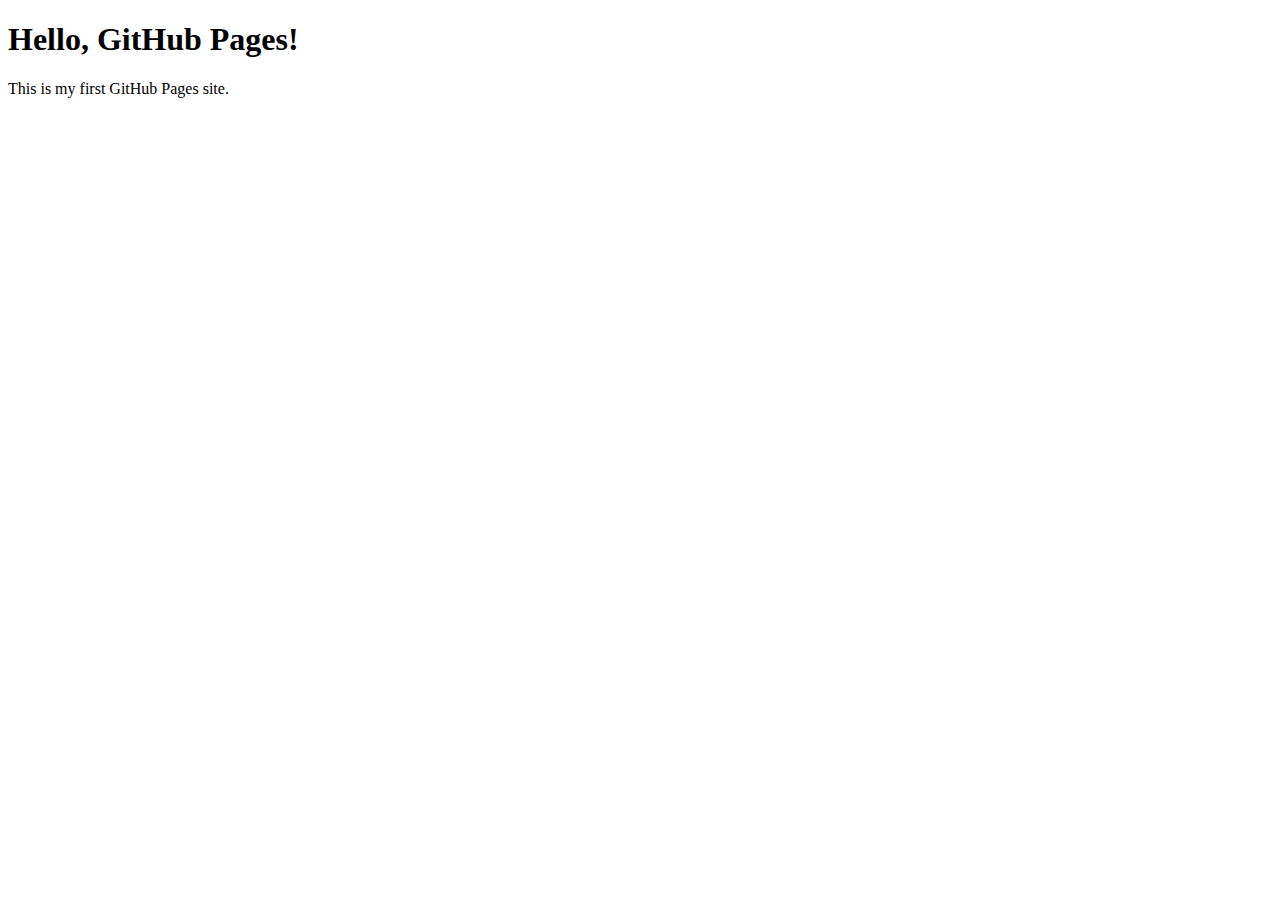
<file: zubairali.github.io/index.html>
<!DOCTYPE html>
<html lang="en">

<head>
    <meta charset="UTF-8">
    <meta name="viewport" content="width=device-width, initial-scale=1.0">
    <title>My GitHub Pages Site</title>
</head>

<body>
    <h1>Hello, GitHub Pages!</h1>
    <p>This is my first GitHub Pages site.</p>
</body>

</html>
</file>
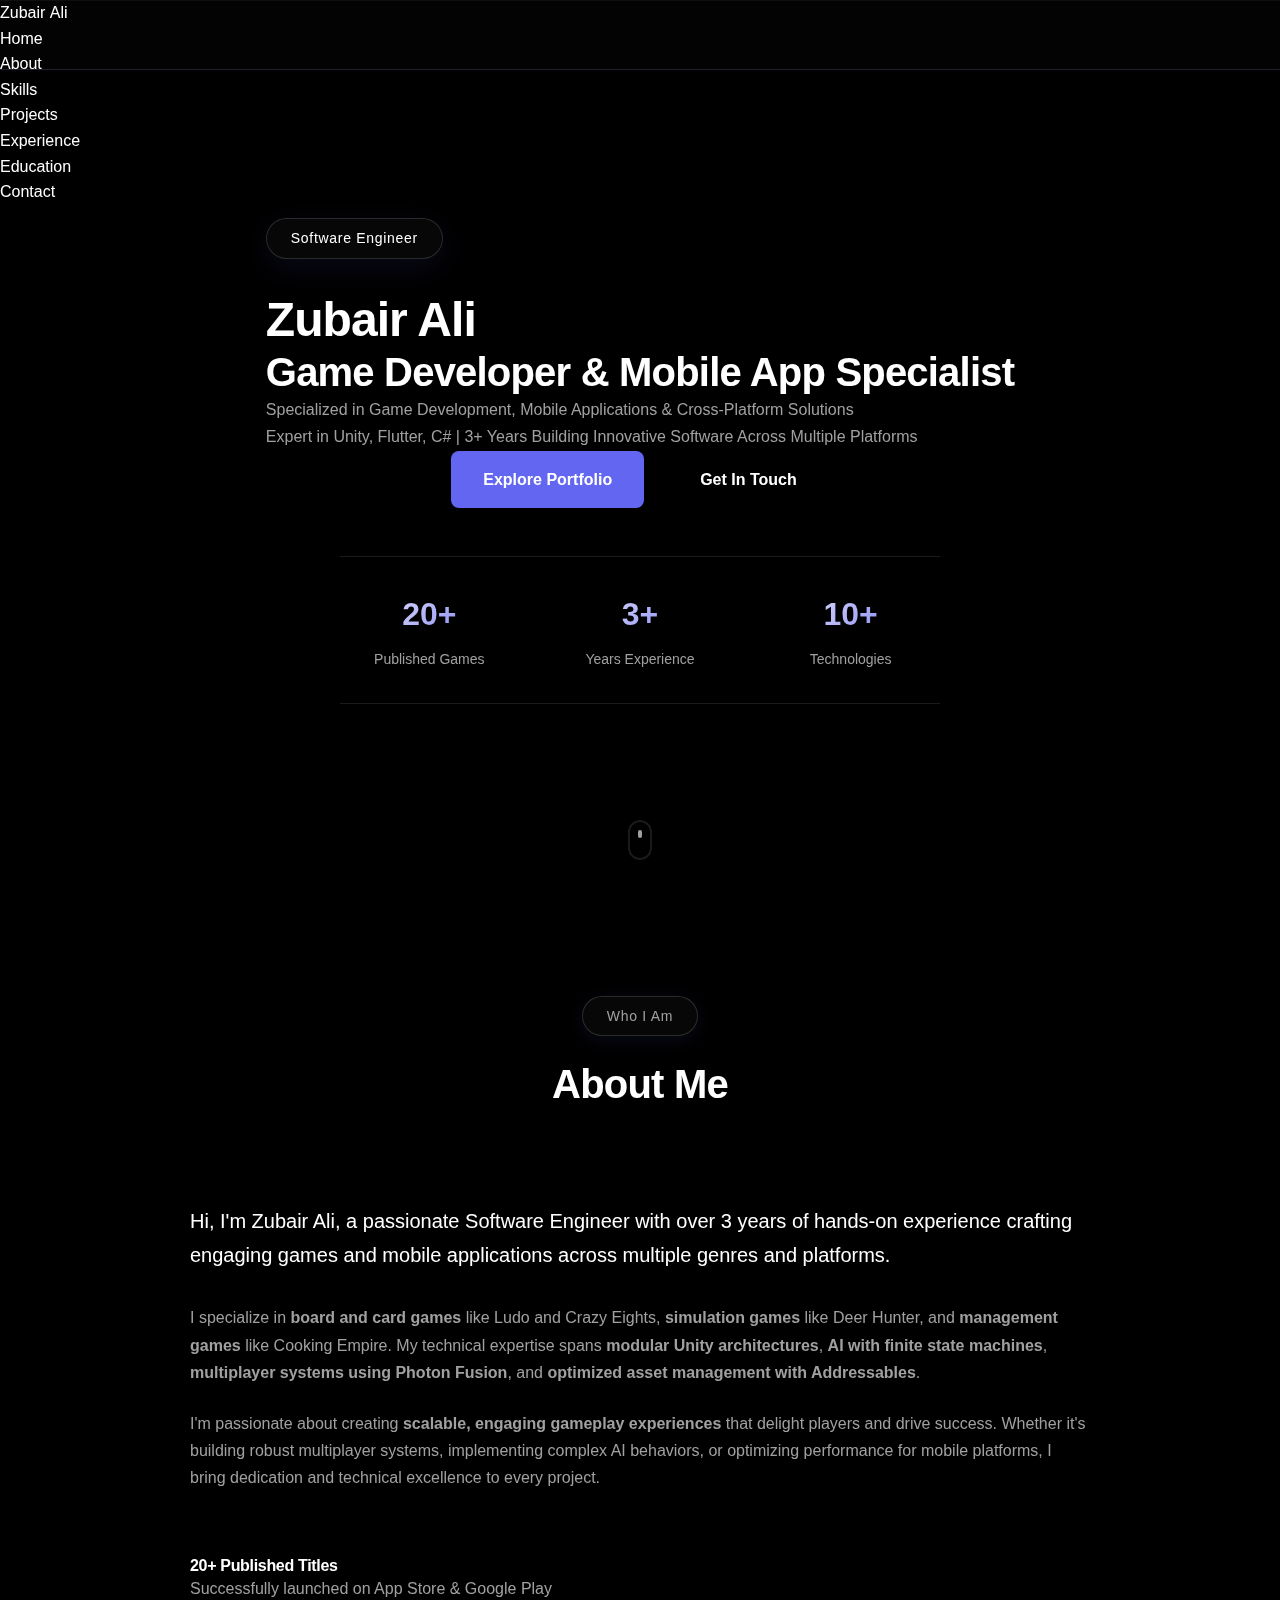
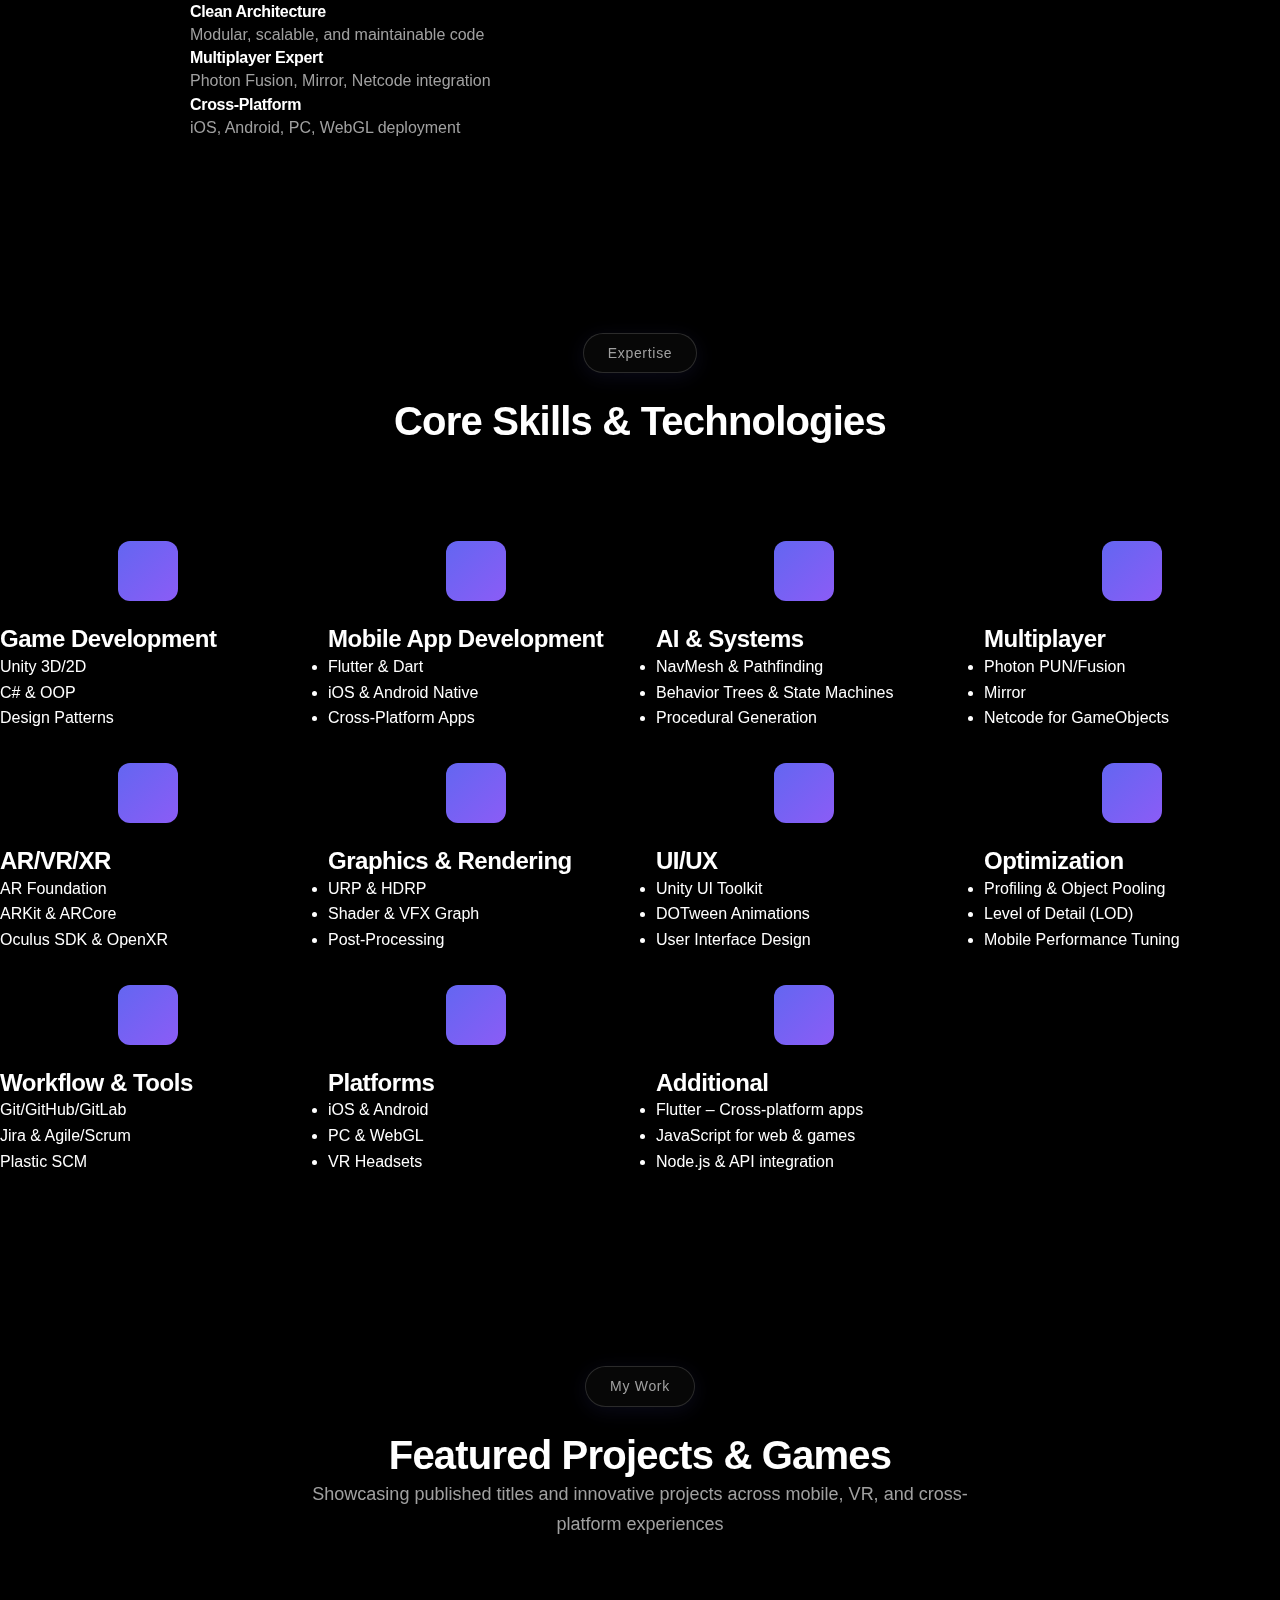
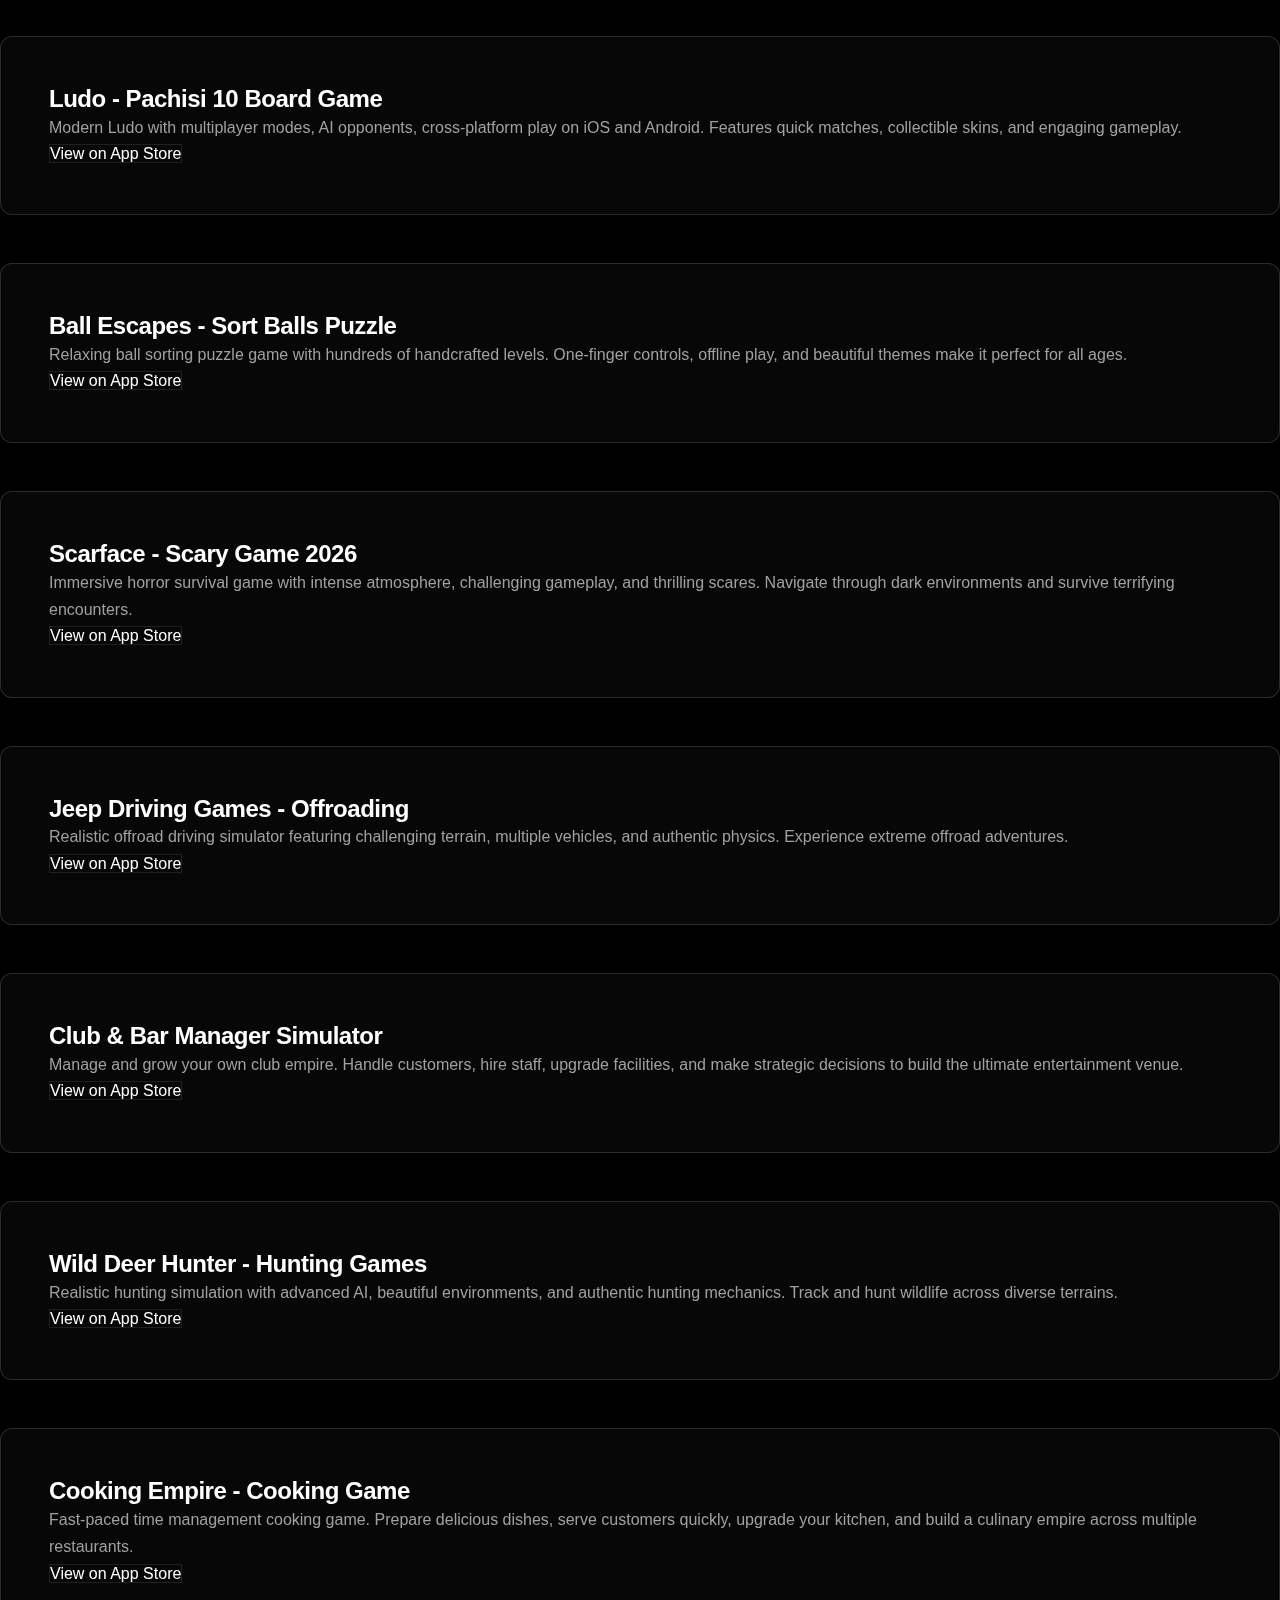
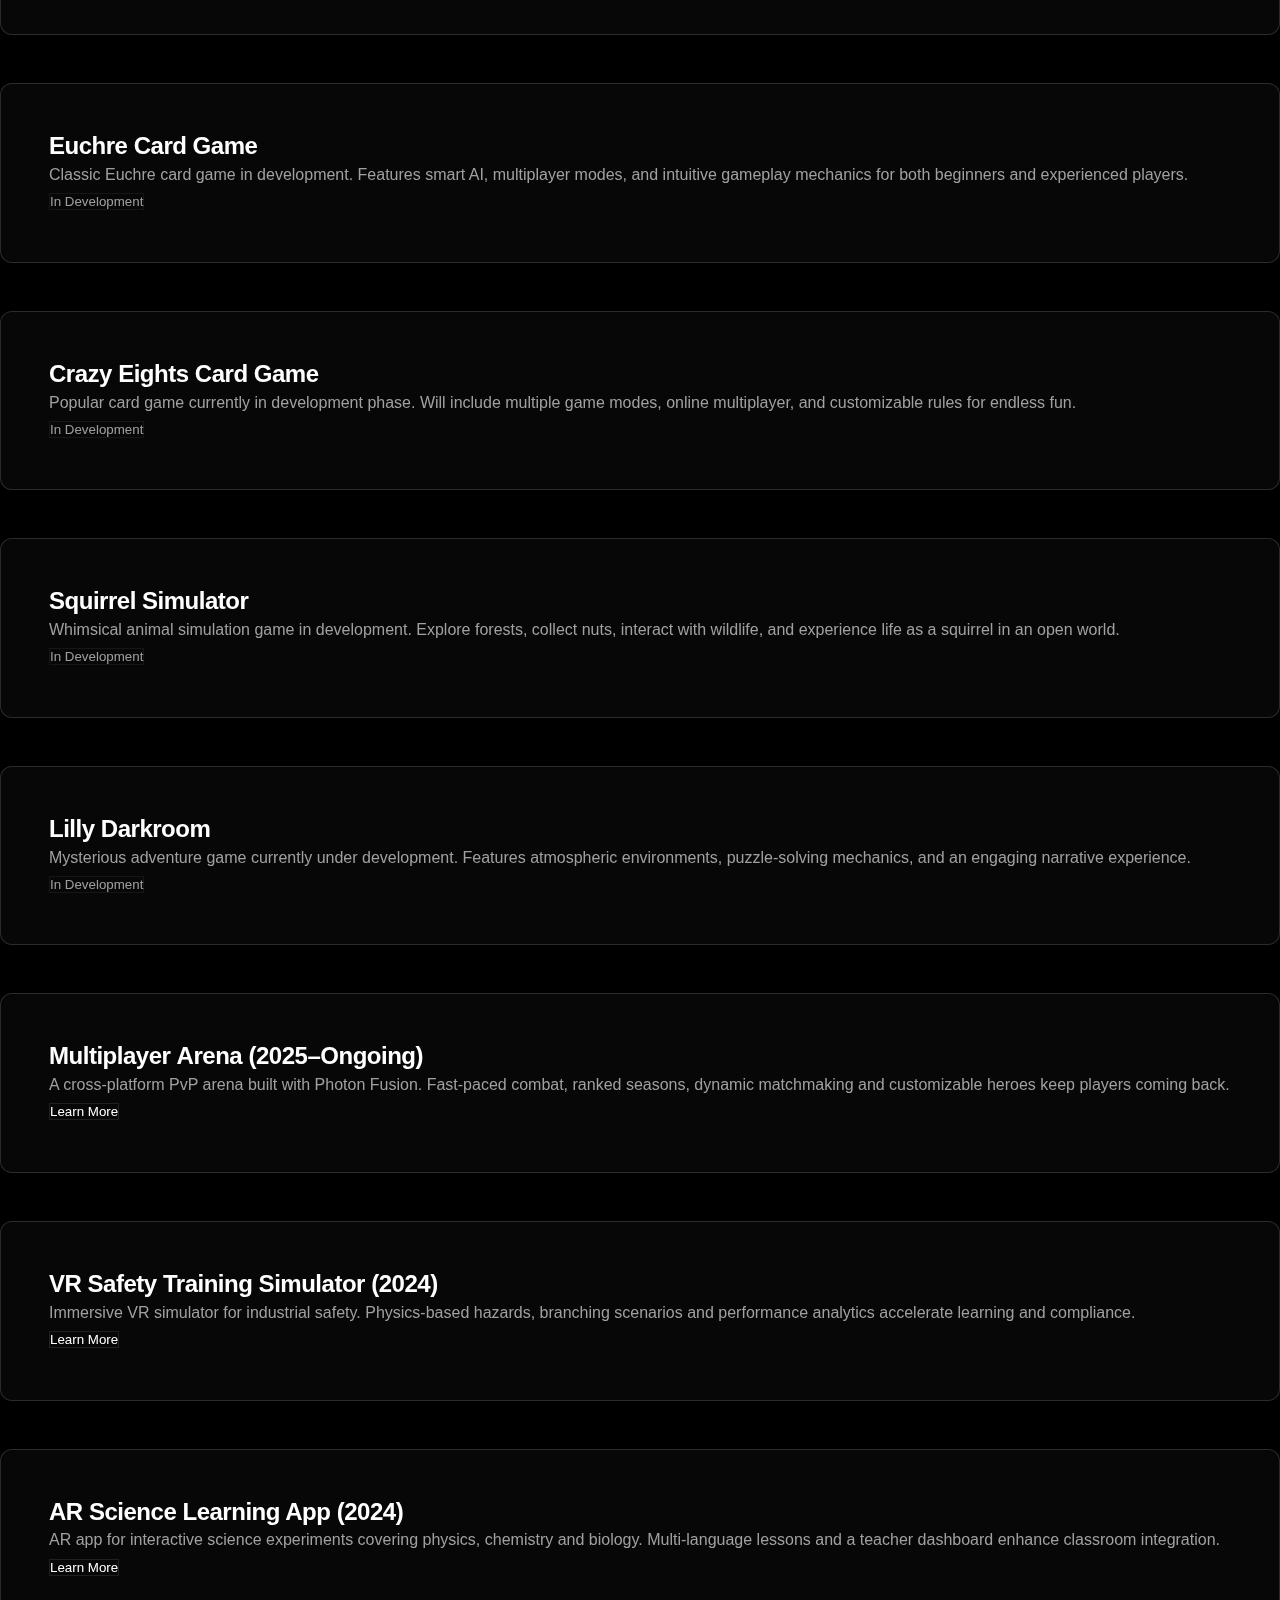
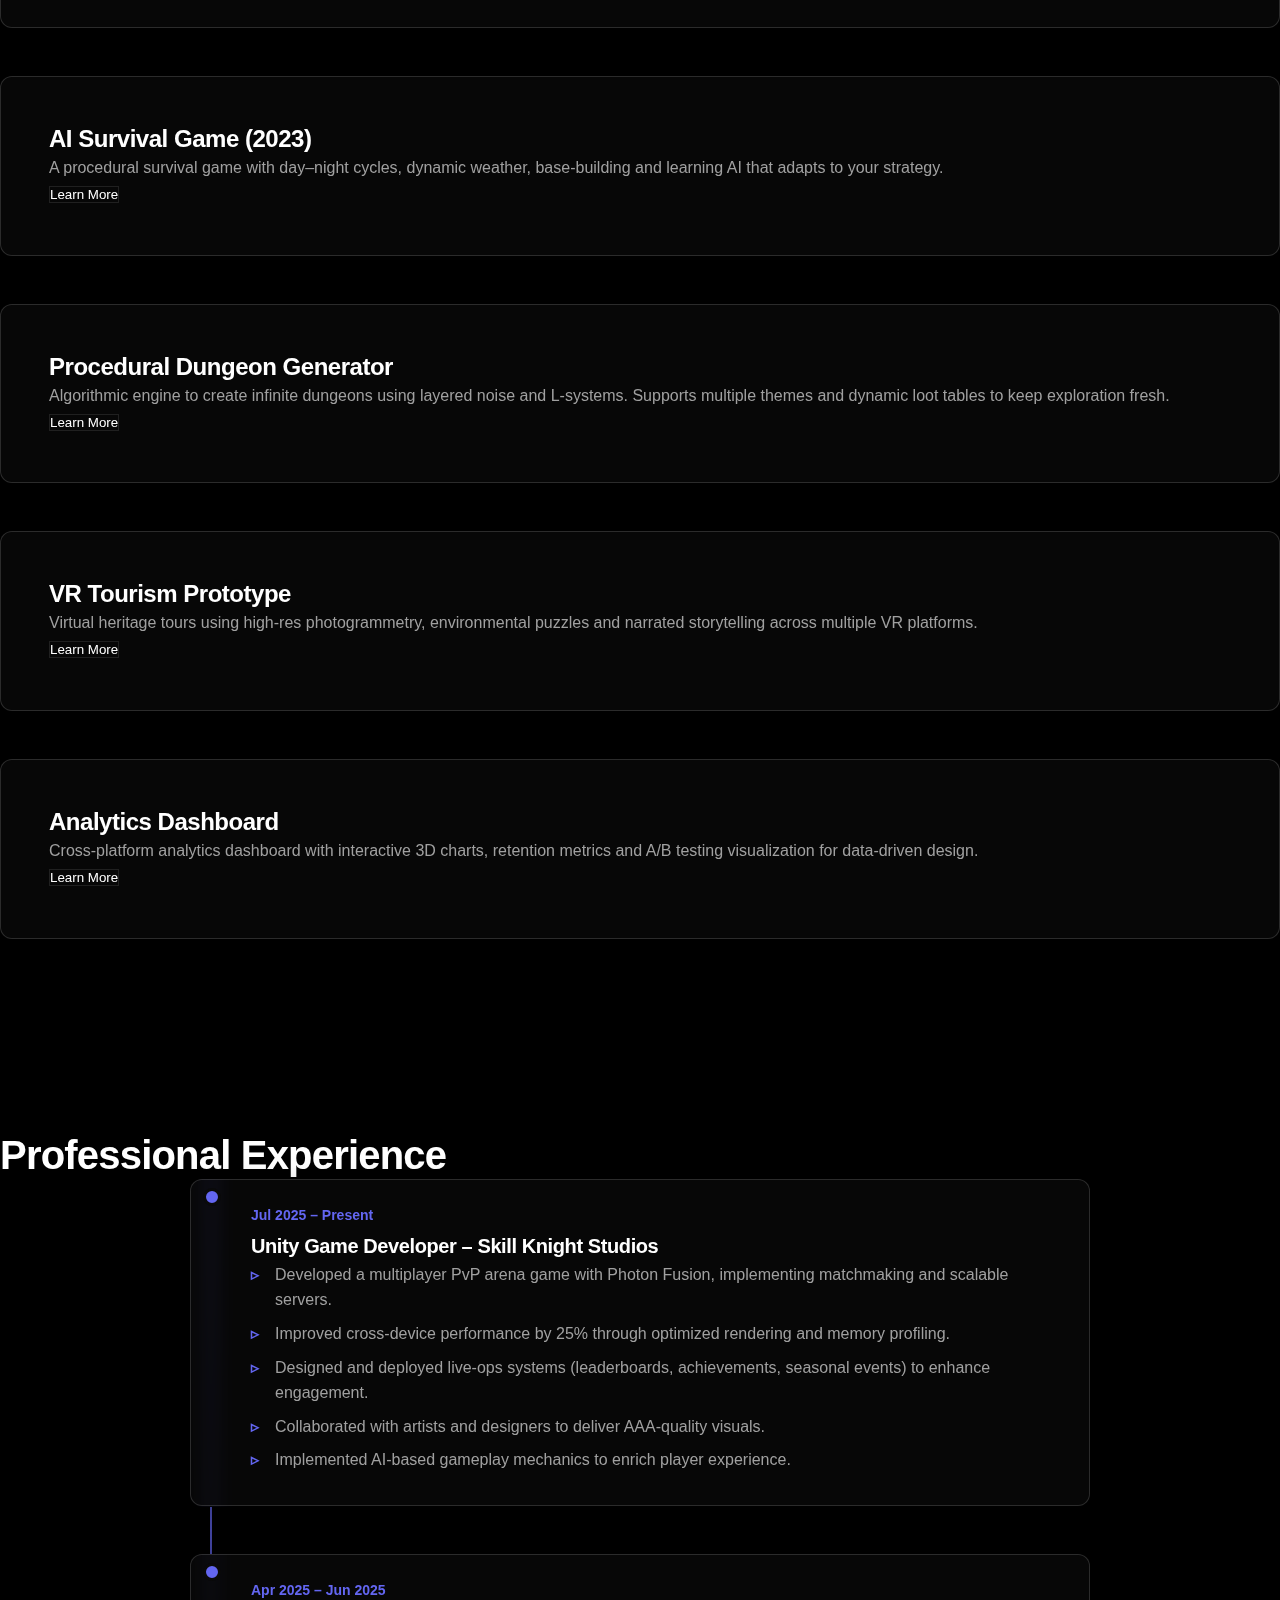
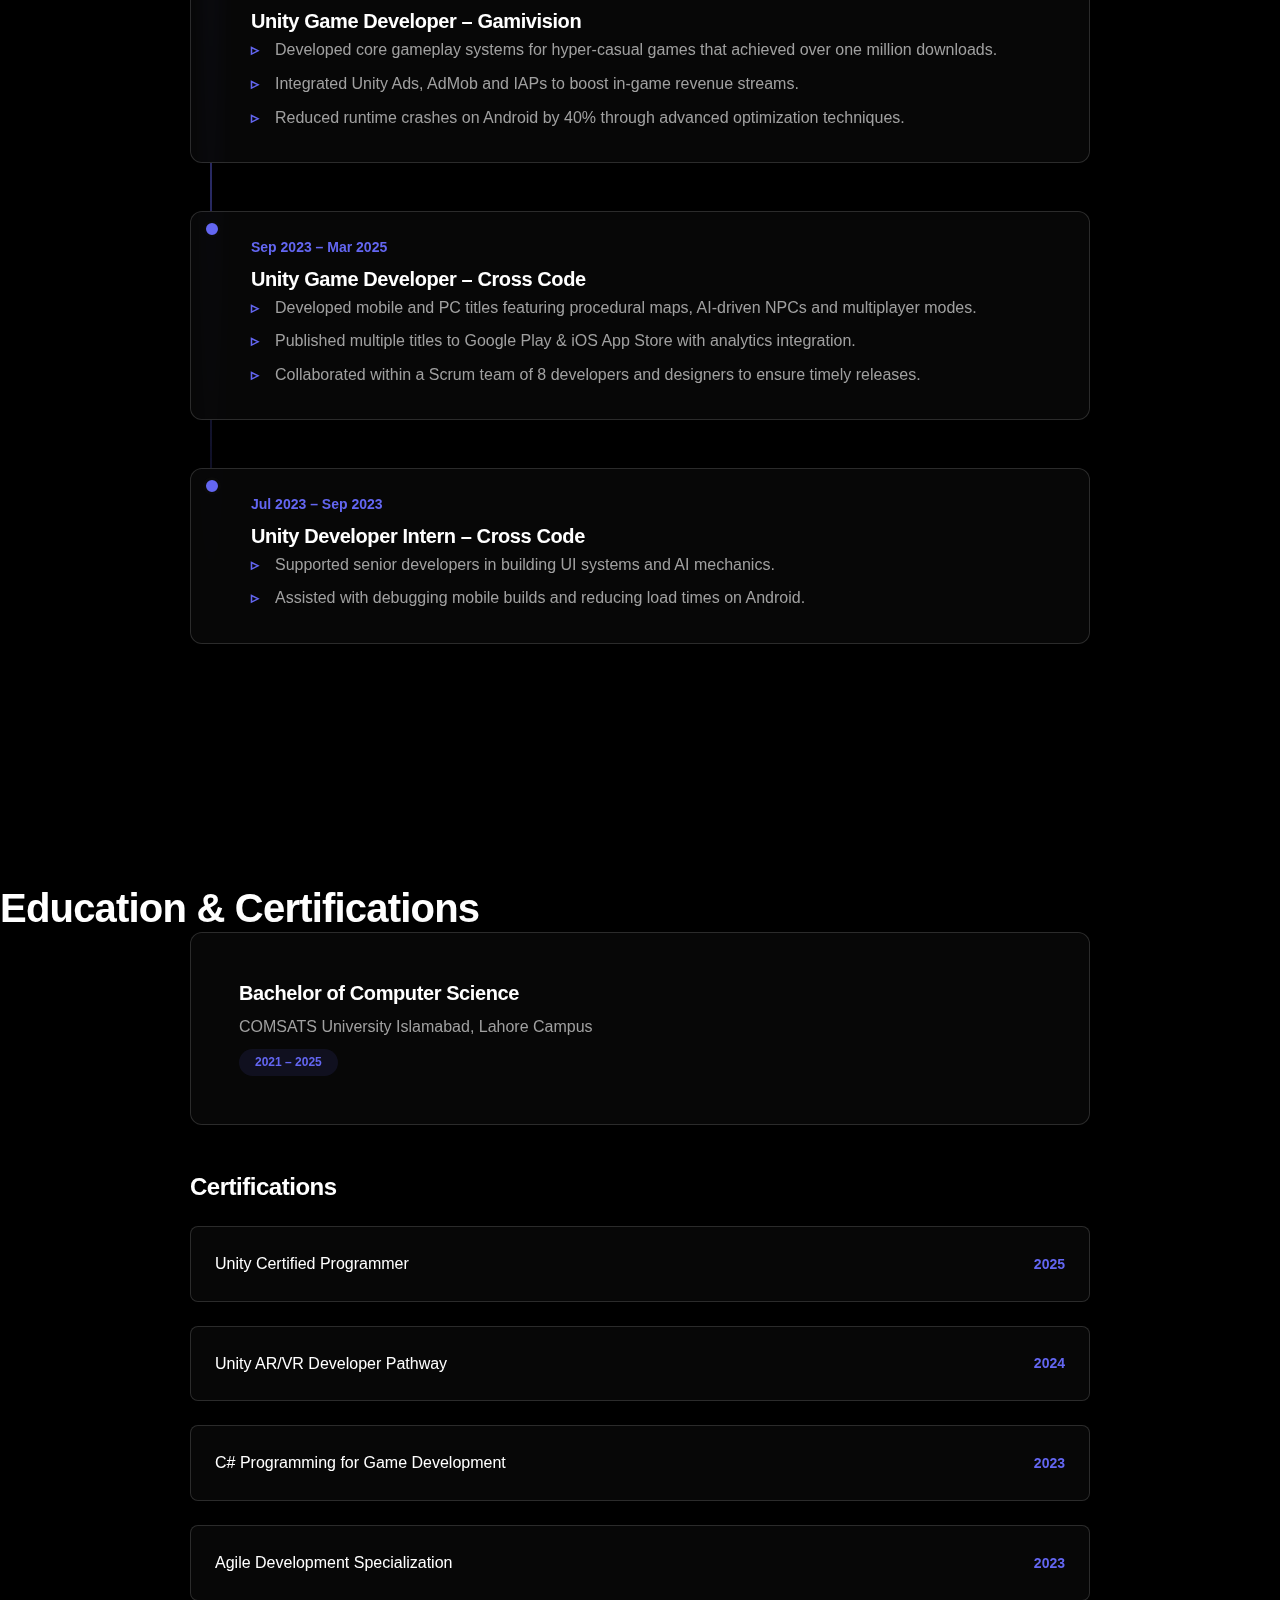
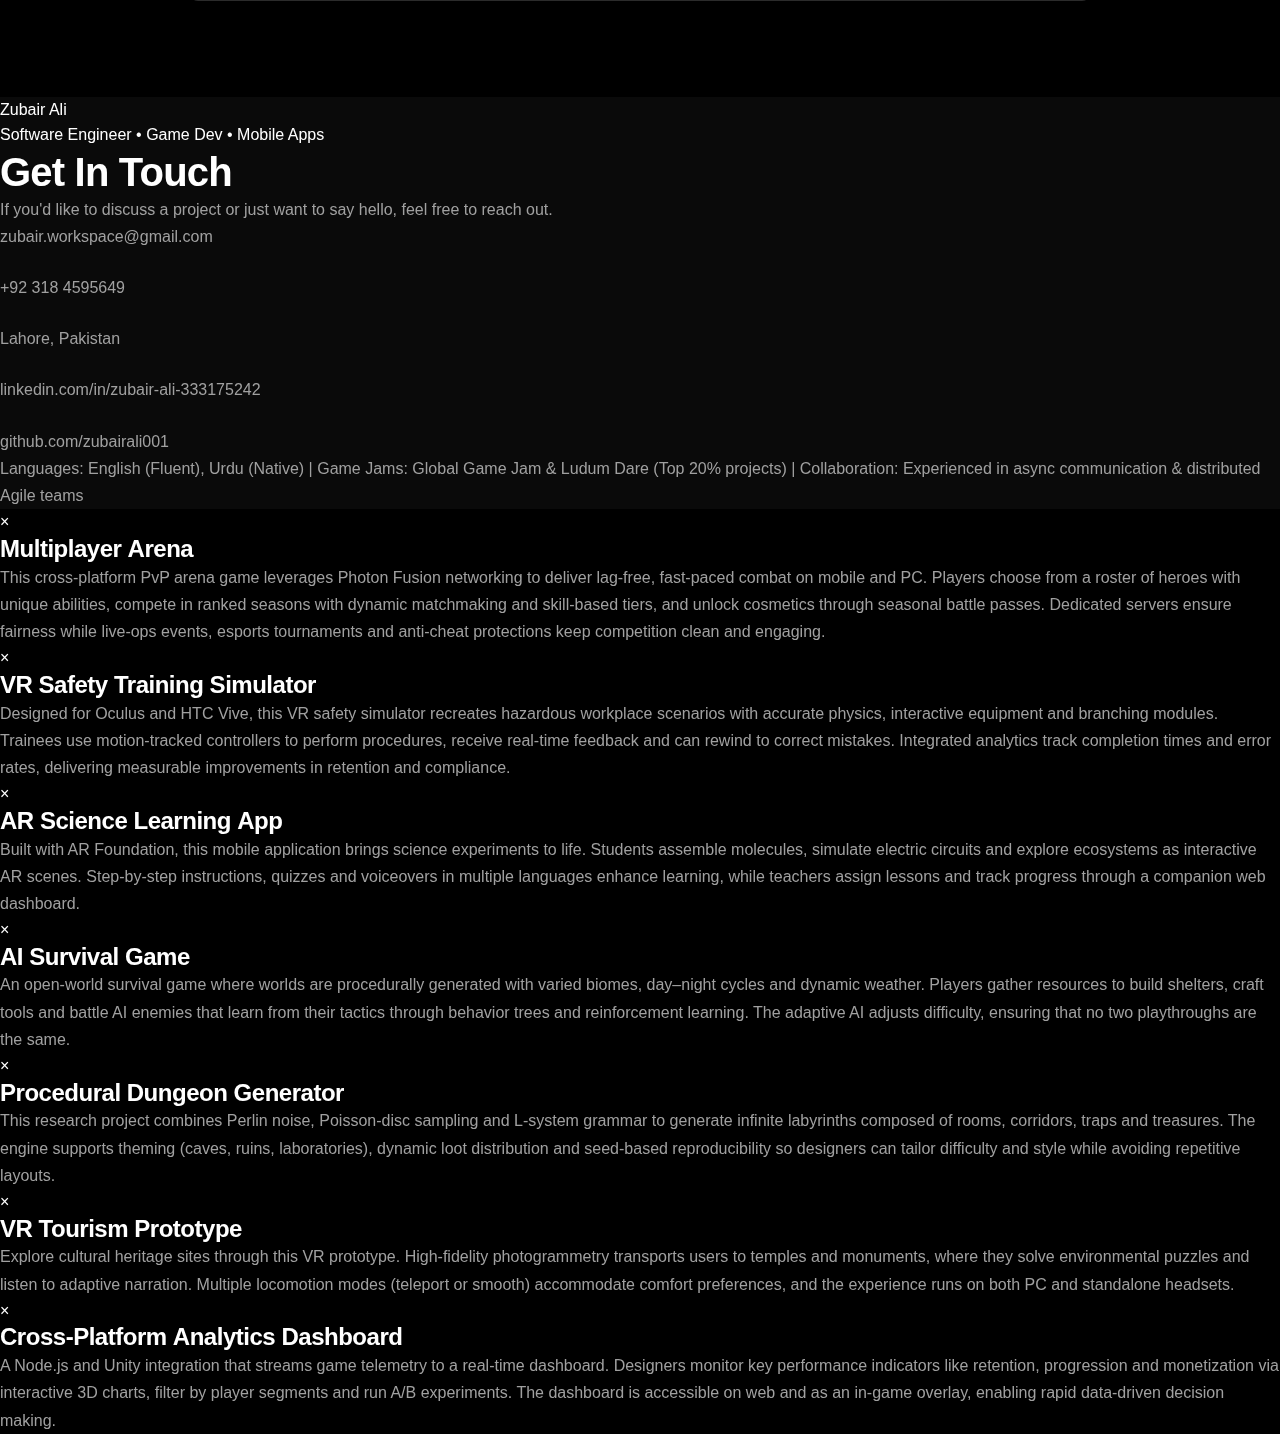
<file: index_old_backup.html>
<!DOCTYPE html>
<html lang="en">
<head>
    <meta charset="UTF-8">
    <meta name="viewport" content="width=device-width, initial-scale=1.0">
    <title>Zubair Ali</title>
    <!-- Google Fonts -->
    <link
        href="https://fonts.googleapis.com/css2?family=Montserrat:wght@400;600;700&family=Roboto:wght@300;400;500&family=Fira+Code:wght@400;500&family=Orbitron:wght@400;600;700&display=swap"
        rel="stylesheet">
    <!-- Font Awesome for icons -->
    <link rel="stylesheet" href="https://cdnjs.cloudflare.com/ajax/libs/font-awesome/6.4.0/css/all.min.css"
        integrity="sha512-pVHtH0VbHt1iq9xofL8JrKHny1vIsK/V1JaS9Wv/nvz2vcGdZh7PuPL5j+OdC/0vy4qtDJSJk8aXe4SXZGUxpw=="
        crossorigin="anonymous" referrerpolicy="no-referrer" />
    <!-- Custom CSS -->
    <link rel="stylesheet" href="css/style.css">
    </head>
<body>
    <!-- Header / Hero Section -->
    <header id="home" class="header">
        <nav class="navbar">
            <div class="logo">Zubair&nbsp;Ali</div>
            <ul class="nav-links">
                <li><a href="#home">Home</a></li>
                <li><a href="#about">About</a></li>
                <li><a href="#skills">Skills</a></li>
                <li><a href="#projects">Projects</a></li>
                <li><a href="#experience">Experience</a></li>
                <li><a href="#education">Education</a></li>
                <li><a href="#contact">Contact</a></li>
            </ul>
            <div class="hamburger" aria-label="Toggle navigation">
                <span></span>
                <span></span>
                <span></span>
            </div>
        </nav>
        <div class="hero">
            <div class="hero-overlay"></div>
            <div class="hero-content">
                <div class="hero-badge">Software Engineer</div>
                <h1>Zubair Ali</h1>
                <h2>Game Developer & Mobile App Specialist</h2>
                <p>Specialized in Game Development, Mobile Applications & Cross-Platform Solutions<br>
                    Expert in Unity, Flutter, C# | 3+ Years Building Innovative Software Across Multiple Platforms</p>
                <div class="hero-buttons">
                    <a href="#projects" class="btn btn-primary">Explore Portfolio</a>
                    <a href="#contact" class="btn btn-outline">Get In Touch</a>
                </div>
                <div class="hero-stats">
                    <div class="stat">
                        <div class="stat-number">20+</div>
                        <div class="stat-label">Published Games</div>
                    </div>
                    <div class="stat">
                        <div class="stat-number">3+</div>
                        <div class="stat-label">Years Experience</div>
                    </div>
                    <div class="stat">
                        <div class="stat-number">10+</div>
                        <div class="stat-label">Technologies</div>
                    </div>
                </div>
                </div>
                <div class="scroll-indicator">
                    <div class="mouse">
                        <div class="wheel"></div>
                    </div>
                    <div class="arrow">
                        <span></span>
                        <span></span>
                        <span></span>
                    </div>
            </div>
        </div>
    </header>
    <!-- Main Content -->
    <main>
        <!-- About Section -->
        <section id="about" class="section about">
            <div class="section-header">
                <span class="section-label">Who I Am</span>
                <h2>About Me</h2>
            </div>
            <div class="about-content">
                <div class="about-text">
                    <p class="lead">
                        Hi, I'm Zubair Ali, a passionate Software Engineer with over 3 years of hands-on experience
                        crafting engaging games and mobile applications across multiple genres and platforms.
                    </p>
                    <p>
                        I specialize in <strong>board and card games</strong> like Ludo and Crazy Eights,
                        <strong>simulation games</strong> like Deer Hunter, and <strong>management games</strong>
                        like Cooking Empire. My technical expertise spans <strong>modular Unity architectures</strong>,
                        <strong>AI with finite state machines</strong>, <strong>multiplayer systems using Photon Fusion</strong>,
                        and <strong>optimized asset management with Addressables</strong>.
                        </p>
                        <p>
                            I'm passionate about creating <strong>scalable, engaging gameplay experiences</strong> that
                            delight players and drive success. Whether it's building robust multiplayer systems, implementing
                            complex AI behaviors, or optimizing performance for mobile platforms, I bring dedication and
                            technical excellence to every project.
                        </p>
                        </div>
                        <div class="about-highlights">
                            <div class="highlight-item">
                                <i class="fas fa-check-circle"></i>
                                <div>
                                    <h4>20+ Published Titles</h4>
                                    <p>Successfully launched on App Store & Google Play</p>
                                </div>
                            </div>
                            <div class="highlight-item">
                                <i class="fas fa-code"></i>
                                <div>
                                    <h4>Clean Architecture</h4>
                                    <p>Modular, scalable, and maintainable code</p>
                                </div>
                            </div>
                            <div class="highlight-item">
                                <i class="fas fa-users"></i>
                                <div>
                                    <h4>Multiplayer Expert</h4>
                                    <p>Photon Fusion, Mirror, Netcode integration</p>
                                </div>
                            </div>
                            <div class="highlight-item">
                                <i class="fas fa-mobile-alt"></i>
                                <div>
                                    <h4>Cross-Platform</h4>
                                    <p>iOS, Android, PC, WebGL deployment</p>
                                </div>
                            </div>
                        </div>
                        </div>
        </section>
    
    <!-- Skills Section -->
    <section id="skills" class="section skills">
        <div class="section-header">
            <span class="section-label">Expertise</span>
            <h2>Core Skills & Technologies</h2>
        </div>
        <div class="skills-grid">
            <div class="skill">
                <div class="skill-icon"><i class="fas fa-gamepad"></i></div>
                <h3>Game Development</h3>
                <ul>
                    <li><i class="fas fa-check"></i> Unity&nbsp;3D/2D</li>
                    <li><i class="fas fa-check"></i> C# &amp; OOP</li>
                    <li><i class="fas fa-check"></i> Design Patterns</li>
                </ul>
            </div>
                <div class="skill">
                    <div class="skill-icon"><i class="fas fa-mobile"></i></div>
                    <h3>Mobile App Development</h3>
                    <ul>
                        <li><i class="fas fa-check"></i> Flutter &amp; Dart</li>
                        <li><i class="fas fa-check"></i> iOS &amp; Android Native</li>
                        <li><i class="fas fa-check"></i> Cross-Platform Apps</li>
                    </ul>
                    </div>
                    <div class="skill">
                        <div class="skill-icon"><i class="fas fa-robot"></i></div>
                    <h3>AI &amp; Systems</h3>
                    <ul>
                        <li><i class="fas fa-check"></i> NavMesh &amp; Pathfinding</li>
                        <li><i class="fas fa-check"></i> Behavior Trees &amp; State Machines</li>
                        <li><i class="fas fa-check"></i> Procedural Generation</li>
                    </ul>
                </div>
                <div class="skill">
                    <div class="skill-icon"><i class="fas fa-users"></i></div>
                    <h3>Multiplayer</h3>
                    <ul>
                        <li><i class="fas fa-check"></i> Photon&nbsp;PUN/Fusion</li>
                        <li><i class="fas fa-check"></i> Mirror</li>
                        <li><i class="fas fa-check"></i> Netcode for GameObjects</li>
                    </ul>
                </div>
                <div class="skill">
                    <div class="skill-icon"><i class="fas fa-vr-cardboard"></i></div>
                    <h3>AR/VR/XR</h3>
                    <ul>
                        <li><i class="fas fa-check"></i> AR&nbsp;Foundation</li>
                        <li><i class="fas fa-check"></i> ARKit &amp; ARCore</li>
                        <li><i class="fas fa-check"></i> Oculus&nbsp;SDK &amp; OpenXR</li>
                    </ul>
                </div>
                <div class="skill">
                    <div class="skill-icon"><i class="fas fa-palette"></i></div>
                    <h3>Graphics &amp; Rendering</h3>
                    <ul>
                        <li><i class="fas fa-check"></i> URP &amp; HDRP</li>
                        <li><i class="fas fa-check"></i> Shader &amp; VFX Graph</li>
                        <li><i class="fas fa-check"></i> Post‑Processing</li>
                    </ul>
                </div>
                <div class="skill">
                    <div class="skill-icon"><i class="fas fa-paint-brush"></i></div>
                    <h3>UI/UX</h3>
                    <ul>
                        <li><i class="fas fa-check"></i> Unity&nbsp;UI Toolkit</li>
                        <li><i class="fas fa-check"></i> DOTween Animations</li>
                        <li><i class="fas fa-check"></i> User Interface Design</li>
                    </ul>
                </div>
                <div class="skill">
                    <div class="skill-icon"><i class="fas fa-tachometer-alt"></i></div>
                    <h3>Optimization</h3>
                    <ul>
                        <li><i class="fas fa-check"></i> Profiling &amp; Object Pooling</li>
                        <li><i class="fas fa-check"></i> Level of Detail (LOD)</li>
                        <li><i class="fas fa-check"></i> Mobile Performance Tuning</li>
                    </ul>
                </div>
                <div class="skill">
                    <div class="skill-icon"><i class="fas fa-tools"></i></div>
                    <h3>Workflow &amp; Tools</h3>
                    <ul>
                        <li><i class="fas fa-check"></i> Git/GitHub/GitLab</li>
                        <li><i class="fas fa-check"></i> Jira &amp; Agile/Scrum</li>
                        <li><i class="fas fa-check"></i> Plastic&nbsp;SCM</li>
                    </ul>
                </div>
                <div class="skill">
                    <div class="skill-icon"><i class="fas fa-mobile-alt"></i></div>
                    <h3>Platforms</h3>
                    <ul>
                        <li><i class="fas fa-check"></i> iOS &amp; Android</li>
                        <li><i class="fas fa-check"></i> PC &amp; WebGL</li>
                        <li><i class="fas fa-check"></i> VR&nbsp;Headsets</li>
                    </ul>
                </div>
                <div class="skill">
                    <div class="skill-icon"><i class="fas fa-code"></i></div>
                    <h3>Additional</h3>
                    <ul>
                        <li><i class="fas fa-check"></i> Flutter – Cross‑platform apps</li>
                        <li><i class="fas fa-check"></i> JavaScript for web &amp; games</li>
                        <li><i class="fas fa-check"></i> Node.js &amp; API integration</li>
                    </ul>
                </div>
            </div>
        </section>
        <!-- Projects Section -->
        <section id="projects" class="section projects">
            <div class="section-header">
                <span class="section-label">My Work</span>
                <h2>Featured Projects & Games</h2>
                <p class="section-subtitle">Showcasing published titles and innovative projects across mobile, VR, and
                    cross-platform experiences</p>
            </div>
            <div class="projects-grid">
                <!-- Portfolio Project 1: Ludo -->
                <div class="project-card project-10">
                    <div class="project-image" style="background-image: url('images/ludo-app.png');"></div>
                    <div class="project-content">
                        <h3>Ludo - Pachisi 10 Board Game</h3>
                        <p>Modern Ludo with multiplayer modes, AI opponents, cross-platform play on iOS and Android. Features quick
                            matches, collectible skins, and engaging gameplay.</p>
                        <a href="https://apps.apple.com/au/app/ludo-pachisi-10-board-game/id1441604477" target="_blank"
                            class="btn-secondary">View on App Store</a>
                    </div>
                </div>
                
                <!-- Portfolio Project 2: Ball Escapes -->
                <div class="project-card project-11">
                    <div class="project-image" style="background-image: url('images/ball-escapes.png');"></div>
                    <div class="project-content">
                        <h3>Ball Escapes - Sort Balls Puzzle</h3>
                        <p>Relaxing ball sorting puzzle game with hundreds of handcrafted levels. One-finger controls, offline play, and
                            beautiful themes make it perfect for all ages.</p>
                        <a href="https://apps.apple.com/au/app/sort-balls-relax-ballscapes/id1554053656" target="_blank"
                            class="btn-secondary">View on App Store</a>
                    </div>
                </div>
                
                <!-- Portfolio Project 3: Scarface -->
                <div class="project-card project-12">
                    <div class="project-image" style="background-image: url('images/scarface.png');"></div>
                    <div class="project-content">
                        <h3>Scarface - Scary Game 2026</h3>
                        <p>Immersive horror survival game with intense atmosphere, challenging gameplay, and thrilling scares. Navigate
                            through dark environments and survive terrifying encounters.</p>
                        <a href="https://apps.apple.com/ca/app/scarface-scary-game-2026/id6751227596" target="_blank"
                            class="btn-secondary">View on App Store</a>
                    </div>
                </div>
                
                <!-- Portfolio Project 4: Jeep Driving -->
                <div class="project-card project-13">
                    <div class="project-image" style="background-image: url('images/jeep-driving.png');"></div>
                    <div class="project-content">
                        <h3>Jeep Driving Games - Offroading</h3>
                        <p>Realistic offroad driving simulator featuring challenging terrain, multiple vehicles, and authentic physics.
                            Experience extreme offroad adventures.</p>
                        <a href="https://apps.apple.com/ca/app/jeep-driving-games-offroading/id6449359294" target="_blank"
                            class="btn-secondary">View on App Store</a>
                    </div>
                </div>
                
                <!-- Portfolio Project 5: Club and Bar Manager -->
                <div class="project-card project-14">
                    <div class="project-image" style="background-image: url('images/club-manager.png');"></div>
                    <div class="project-content">
                        <h3>Club & Bar Manager Simulator</h3>
                        <p>Manage and grow your own club empire. Handle customers, hire staff, upgrade facilities, and make strategic
                            decisions to build the ultimate entertainment venue.</p>
                        <a href="https://apps.apple.com/ca/app/club-bar-manager-simulator/id6754281343" target="_blank"
                            class="btn-secondary">View on App Store</a>
                    </div>
                </div>
                
                <!-- Portfolio Project 6: Deer Hunter -->
                <div class="project-card project-15">
                    <div class="project-image" style="background-image: url('images/deer-hunter.png');"></div>
                    <div class="project-content">
                        <h3>Wild Deer Hunter - Hunting Games</h3>
                        <p>Realistic hunting simulation with advanced AI, beautiful environments, and authentic hunting mechanics. Track
                            and hunt wildlife across diverse terrains.</p>
                        <a href="https://apps.apple.com/us/app/wild-deer-hunter-hunting-games/id6443416280" target="_blank"
                            class="btn-secondary">View on App Store</a>
                    </div>
                </div>
                
                <!-- Portfolio Project 7: Cooking Empire -->
                <div class="project-card project-16">
                    <div class="project-image" style="background-image: url('images/cooking-empire.png');"></div>
                    <div class="project-content">
                        <h3>Cooking Empire - Cooking Game</h3>
                        <p>Fast-paced time management cooking game. Prepare delicious dishes, serve customers quickly, upgrade your
                            kitchen, and build a culinary empire across multiple restaurants.</p>
                        <a href="https://apps.apple.com/pk/app/cooking-empire-cooking-game/id6478499863" target="_blank"
                            class="btn-secondary">View on App Store</a>
                    </div>
                </div>
                
                <!-- Portfolio Project 8: Euchre (Development) -->
                <div class="project-card project-17">
                    <div class="project-image" style="background-image: url('images/arena2.png');"></div>
                    <div class="project-content">
                        <h3>Euchre Card Game</h3>
                        <p>Classic Euchre card game in development. Features smart AI, multiplayer modes, and intuitive gameplay
                            mechanics for both beginners and experienced players.</p>
                        <button class="btn-secondary" disabled style="opacity: 0.6;">In Development</button>
                    </div>
                </div>
                
                <!-- Portfolio Project 9: Crazy Eights (Development) -->
                <div class="project-card project-18">
                    <div class="project-image" style="background-image: url('images/analytics2.png');"></div>
                    <div class="project-content">
                        <h3>Crazy Eights Card Game</h3>
                        <p>Popular card game currently in development phase. Will include multiple game modes, online multiplayer, and
                            customizable rules for endless fun.</p>
                        <button class="btn-secondary" disabled style="opacity: 0.6;">In Development</button>
                    </div>
                </div>
                
                <!-- Portfolio Project 10: Squirrel Simulator (Development) -->
                <div class="project-card project-19">
                    <div class="project-image" style="background-image: url('images/tourism2.png');"></div>
                    <div class="project-content">
                        <h3>Squirrel Simulator</h3>
                        <p>Whimsical animal simulation game in development. Explore forests, collect nuts, interact with wildlife, and
                            experience life as a squirrel in an open world.</p>
                        <button class="btn-secondary" disabled style="opacity: 0.6;">In Development</button>
                    </div>
                </div>
                
                <!-- Portfolio Project 11: Lilly Darkroom (Development) -->
                <div class="project-card project-20">
                    <div class="project-image" style="background-image: url('images/dungeon2.png');"></div>
                    <div class="project-content">
                        <h3>Lilly Darkroom</h3>
                        <p>Mysterious adventure game currently under development. Features atmospheric environments, puzzle-solving
                            mechanics, and an engaging narrative experience.</p>
                        <button class="btn-secondary" disabled style="opacity: 0.6;">In Development</button>
                    </div>
                </div>

                <!-- Project Card 1 -->
                <div class="project-card project-1">
                    <div class="project-image" style="background-image: url('images/arena2.png');"></div>
                    <div class="project-content">
                        <h3>Multiplayer&nbsp;Arena (2025–Ongoing)</h3>
                        <p>A cross‑platform PvP arena built with Photon&nbsp;Fusion. Fast‑paced combat, ranked seasons, dynamic
                            matchmaking and customizable heroes keep players coming back.</p>
                        <button class="btn-secondary" data-modal="modal1">Learn More</button>
                    </div>
                </div>
                <!-- Project Card 2 -->
                <div class="project-card project-2">
                    <div class="project-image" style="background-image: url('images/training2.png');"></div>
                    <div class="project-content">
                        <h3>VR&nbsp;Safety&nbsp;Training&nbsp;Simulator (2024)</h3>
                        <p>Immersive VR simulator for industrial safety. Physics‑based hazards, branching scenarios and performance
                            analytics accelerate learning and compliance.</p>
                        <button class="btn-secondary" data-modal="modal2">Learn More</button>
                    </div>
                </div>
                <!-- Project Card 3 -->
                <div class="project-card project-3">
                    <div class="project-image" style="background-image: url('images/science2.png');"></div>
                    <div class="project-content">
                        <h3>AR&nbsp;Science&nbsp;Learning App (2024)</h3>
                        <p>AR app for interactive science experiments covering physics, chemistry and biology. Multi‑language lessons
                            and a teacher dashboard enhance classroom integration.</p>
                        <button class="btn-secondary" data-modal="modal3">Learn More</button>
                    </div>
                </div>
                <!-- Project Card 4 -->
                <div class="project-card project-4">
                    <div class="project-image" style="background-image: url('images/survival2.png');"></div>
                    <div class="project-content">
                        <h3>AI&nbsp;Survival&nbsp;Game (2023)</h3>
                        <p>A procedural survival game with day–night cycles, dynamic weather, base‑building and learning AI that adapts
                            to your strategy.</p>
                        <button class="btn-secondary" data-modal="modal4">Learn More</button>
                    </div>
                </div>
                <!-- Research / Personal Projects -->
                <div class="project-card project-5">
                    <div class="project-image" style="background-image: url('images/dungeon2.png');"></div>
                    <div class="project-content">
                        <h3>Procedural&nbsp;Dungeon&nbsp;Generator</h3>
                        <p>Algorithmic engine to create infinite dungeons using layered noise and L‑systems. Supports multiple themes
                            and dynamic loot tables to keep exploration fresh.</p>
                        <button class="btn-secondary" data-modal="modal5">Learn More</button>
                    </div>
                </div>
                <div class="project-card project-6">
                    <div class="project-image" style="background-image: url('images/tourism2.png');"></div>
                    <div class="project-content">
                        <h3>VR&nbsp;Tourism&nbsp;Prototype</h3>
                        <p>Virtual heritage tours using high‑res photogrammetry, environmental puzzles and narrated storytelling across
                            multiple VR platforms.</p>
                        <button class="btn-secondary" data-modal="modal6">Learn More</button>
                    </div>
                </div>
                <div class="project-card project-7">
                    <div class="project-image" style="background-image: url('images/analytics2.png');"></div>
                    <div class="project-content">
                        <h3>Analytics&nbsp;Dashboard</h3>
                        <p>Cross‑platform analytics dashboard with interactive 3D charts, retention metrics and A/B testing
                            visualization for data‑driven design.</p>
                        <button class="btn-secondary" data-modal="modal7">Learn More</button>
                    </div>
                </div>
            </div>
            </section>
        <!-- Experience Section -->
        <section id="experience" class="section experience">
            <h2>Professional Experience</h2>
            <div class="timeline">
                <div class="timeline-item">
                    <div class="timeline-dot"></div>
                    <div class="timeline-date">Jul&nbsp;2025&nbsp;–&nbsp;Present</div>
                    <div class="timeline-content">
                        <h3>Unity&nbsp;Game&nbsp;Developer – Skill&nbsp;Knight&nbsp;Studios</h3>
                        <ul>
                            <li>Developed a multiplayer PvP arena game with Photon Fusion, implementing matchmaking and scalable
                                servers.</li>
                            <li>Improved cross‑device performance by 25% through optimized rendering and memory profiling.</li>
                            <li>Designed and deployed live‑ops systems (leaderboards, achievements, seasonal events) to enhance
                                engagement.</li>
                            <li>Collaborated with artists and designers to deliver AAA‑quality visuals.</li>
                            <li>Implemented AI‑based gameplay mechanics to enrich player experience.</li>
                        </ul>
                    </div>
                </div>
                <div class="timeline-item">
                    <div class="timeline-dot"></div>
                    <div class="timeline-date">Apr&nbsp;2025&nbsp;–&nbsp;Jun&nbsp;2025</div>
                    <div class="timeline-content">
                        <h3>Unity&nbsp;Game&nbsp;Developer – Gamivision</h3>
                        <ul>
                            <li>Developed core gameplay systems for hyper‑casual games that achieved over one million downloads.</li>
                            <li>Integrated Unity Ads, AdMob and IAPs to boost in‑game revenue streams.</li>
                            <li>Reduced runtime crashes on Android by 40% through advanced optimization techniques.</li>
                        </ul>
                    </div>
                </div>
                <div class="timeline-item">
                    <div class="timeline-dot"></div>
                    <div class="timeline-date">Sep&nbsp;2023&nbsp;–&nbsp;Mar&nbsp;2025</div>
                    <div class="timeline-content">
                        <h3>Unity&nbsp;Game&nbsp;Developer – Cross&nbsp;Code</h3>
                        <ul>
                            <li>Developed mobile and PC titles featuring procedural maps, AI‑driven NPCs and multiplayer modes.</li>
                            <li>Published multiple titles to Google Play &amp; iOS App Store with analytics integration.</li>
                            <li>Collaborated within a Scrum team of 8 developers and designers to ensure timely releases.</li>
                        </ul>
                    </div>
                    </div>
                <div class="timeline-item">
                    <div class="timeline-dot"></div>
                    <div class="timeline-date">Jul&nbsp;2023&nbsp;–&nbsp;Sep&nbsp;2023</div>
                    <div class="timeline-content">
                        <h3>Unity&nbsp;Developer&nbsp;Intern – Cross&nbsp;Code</h3>
                        <ul>
                            <li>Supported senior developers in building UI systems and AI mechanics.</li>
                            <li>Assisted with debugging mobile builds and reducing load times on Android.</li>
                        </ul>
                    </div>
                </div>
            </div>
        </section>
        <!-- Education & Certifications Section -->
        <section id="education" class="section education">
            <h2>Education &amp; Certifications</h2>
            <div class="education-grid">
                <div class="education-item">
                    <h3>Bachelor of Computer Science</h3>
                    <p>COMSATS University Islamabad, Lahore Campus</p>
                    <span class="edu-date">2021 – 2025</span>
                </div>
                <div class="certifications">
                    <h3>Certifications</h3>
                    <div class="cert-list">
                        <div class="cert-card">
                            <div class="cert-text">
                                <span class="cert-title">Unity Certified Programmer</span>
                                <span class="cert-year">2025</span>
                            </div>
                        </div>
                        <div class="cert-card">
                            <div class="cert-text">
                                <span class="cert-title">Unity AR/VR Developer Pathway</span>
                                <span class="cert-year">2024</span>
                            </div>
                        </div>
                        <div class="cert-card">
                            <div class="cert-text">
                                <span class="cert-title">C# Programming for Game Development</span>
                                <span class="cert-year">2023</span>
                            </div>
                        </div>
                        <div class="cert-card">
                            <div class="cert-text">
                                <span class="cert-title">Agile Development Specialization</span>
                                <span class="cert-year">2023</span>
                            </div>
                        </div>
                    </div>
                </div>
            </div>
        </section>
    </main>
    <!-- Footer / Contact Section -->
    <footer id="contact" class="contact-section">
        <div class="footer-brand">
            <div class="brand-text">
                <div class="brand-name">Zubair Ali</div>
                <div class="brand-role">Software Engineer • Game Dev • Mobile Apps</div>
            </div>
        </div>
        <h2>Get In Touch</h2>
        <p>If you'd like to discuss a project or just want to say hello, feel free to reach out.</p>
    
        <div class="contact-info">
            <p>
                <i class="fa fa-envelope"></i>
                <a href="mailto:zubair.workspace@gmail.com">zubair.workspace@gmail.com</a>
            </p>
            <p>
                <i class="fa fa-phone"></i>
                <a href="tel:+923184595649">+92&nbsp;318&nbsp;4595649</a>
            </p>
            <p>
                <i class="fa fa-map-marker-alt"></i>
                Lahore, Pakistan
            </p>
            <p>
                <i class="fab fa-linkedin"></i>
                <a href="https://www.linkedin.com/in/zubair-ali-333175242/" target="_blank" rel="noopener">
                    linkedin.com/in/zubair-ali-333175242
                </a>
            </p>
            <p>
                <i class="fab fa-github"></i>
                <a href="https://github.com/zubairali001" target="_blank" rel="noopener">
                    github.com/zubairali001
                </a>
            </p>
        </div>
    <p class="extra">
        Languages: English (Fluent), Urdu (Native) |
        Game Jams: Global Game Jam &amp; Ludum Dare (Top 20% projects) |
        Collaboration: Experienced in async communication &amp; distributed Agile teams
    </p>
    </footer>
    <!-- Modals for project details -->
    <div id="modal1" class="modal">
        <div class="modal-content">
            <span class="close" data-modal-close>&times;</span>
            <h3>Multiplayer&nbsp;Arena</h3>
            <p>This cross‑platform PvP arena game leverages Photon&nbsp;Fusion networking to deliver lag‑free, fast‑paced
                combat on mobile and PC. Players choose from a roster of heroes with unique abilities, compete in ranked
                seasons with dynamic matchmaking and skill‑based tiers, and unlock cosmetics through seasonal battle passes.
                Dedicated servers ensure fairness while live‑ops events, esports tournaments and anti‑cheat protections keep
                competition clean and engaging.</p>
        </div>
    </div>
    <div id="modal2" class="modal">
        <div class="modal-content">
            <span class="close" data-modal-close>&times;</span>
            <h3>VR&nbsp;Safety&nbsp;Training&nbsp;Simulator</h3>
            <p>Designed for Oculus and HTC&nbsp;Vive, this VR safety simulator recreates hazardous workplace scenarios with
                accurate physics, interactive equipment and branching modules. Trainees use motion‑tracked controllers to
                perform procedures, receive real‑time feedback and can rewind to correct mistakes. Integrated analytics
                track completion times and error rates, delivering measurable improvements in retention and compliance.</p>
        </div>
    </div>
    <div id="modal3" class="modal">
        <div class="modal-content">
            <span class="close" data-modal-close>&times;</span>
            <h3>AR&nbsp;Science&nbsp;Learning&nbsp;App</h3>
            <p>Built with AR&nbsp;Foundation, this mobile application brings science experiments to life. Students assemble
                molecules, simulate electric circuits and explore ecosystems as interactive AR scenes. Step‑by‑step
                instructions, quizzes and voiceovers in multiple languages enhance learning, while teachers assign lessons
                and track progress through a companion web dashboard.</p>
        </div>
    </div>
    <div id="modal4" class="modal">
        <div class="modal-content">
            <span class="close" data-modal-close>&times;</span>
            <h3>AI&nbsp;Survival&nbsp;Game</h3>
            <p>An open‑world survival game where worlds are procedurally generated with varied biomes, day–night cycles and
                dynamic weather. Players gather resources to build shelters, craft tools and battle AI enemies that learn
                from their tactics through behavior trees and reinforcement learning. The adaptive AI adjusts difficulty,
                ensuring that no two playthroughs are the same.</p>
        </div>
    </div>
    <div id="modal5" class="modal">
        <div class="modal-content">
            <span class="close" data-modal-close>&times;</span>
            <h3>Procedural&nbsp;Dungeon&nbsp;Generator</h3>
            <p>This research project combines Perlin noise, Poisson‑disc sampling and L‑system grammar to generate infinite
                labyrinths composed of rooms, corridors, traps and treasures. The engine supports theming (caves, ruins,
                laboratories), dynamic loot distribution and seed‑based reproducibility so designers can tailor difficulty
                and style while avoiding repetitive layouts.</p>
        </div>
    </div>
    <div id="modal6" class="modal">
        <div class="modal-content">
            <span class="close" data-modal-close>&times;</span>
            <h3>VR&nbsp;Tourism&nbsp;Prototype</h3>
            <p>Explore cultural heritage sites through this VR prototype. High‑fidelity photogrammetry transports users to
                temples and monuments, where they solve environmental puzzles and listen to adaptive narration. Multiple
                locomotion modes (teleport or smooth) accommodate comfort preferences, and the experience runs on both PC
                and standalone headsets.</p>
        </div>
    </div>
    <div id="modal7" class="modal">
        <div class="modal-content">
            <span class="close" data-modal-close>&times;</span>
            <h3>Cross‑Platform&nbsp;Analytics&nbsp;Dashboard</h3>
            <p>A Node.js and Unity integration that streams game telemetry to a real‑time dashboard. Designers monitor key
                performance indicators like retention, progression and monetization via interactive 3D charts, filter by
                player segments and run A/B experiments. The dashboard is accessible on web and as an in‑game overlay,
                enabling rapid data‑driven decision making.</p>
        </div>
    </div>
    <!-- Scripts -->
    <script src="js/script.js"></script>
</body>
</html>
</file>
<file: css/style.css>
/*
 * Modern Portfolio - Pure Black Theme
 * Inspired by sleek minimal design with smooth animations
 */

/* ============================================
   CSS VARIABLES & ROOT STYLES
   ============================================ */
:root {
    /* Colors - Pure Black Theme with Glass */
    --color-bg: #000000;
    --color-bg-secondary: #0a0a0a;
    --color-bg-card: #111111;
    --color-glass-bg: rgba(17, 17, 17, 0.4);
        --color-glass-border: rgba(255, 255, 255, 0.15);
    --color-text-primary: #ffffff;
    --color-text-secondary: #a0a0a0;
    --color-accent: #6366f1;
    --color-accent-hover: #4f46e5;
    --color-border: rgba(255, 255, 255, 0.1);
    
    /* Typography */
    --font-primary: 'Inter', -apple-system, BlinkMacSystemFont, 'Segoe UI', sans-serif;
    --font-size-xs: 0.75rem;
    --font-size-sm: 0.875rem;
    --font-size-base: 1rem;
    --font-size-lg: 1.125rem;
    --font-size-xl: 1.25rem;
    --font-size-2xl: 1.5rem;
    --font-size-3xl: 2rem;
    --font-size-4xl: 2.5rem;
    --font-size-5xl: 3rem;
    
    /* Spacing */
    --spacing-xs: 0.5rem;
    --spacing-sm: 1rem;
    --spacing-md: 1.5rem;
    --spacing-lg: 2rem;
    --spacing-xl: 3rem;
    --spacing-2xl: 4rem;
    --spacing-3xl: 6rem;
    
    /* Layout */
    --max-width: 1200px;
    --nav-height: 70px;
    
    /* Transitions */
    --transition-fast: 0.2s ease;
    --transition-base: 0.3s ease;
    --transition-slow: 0.5s ease;
}

/* ============================================
   RESET & BASE STYLES
   ============================================ */
* {
    margin: 0;
    padding: 0;
    box-sizing: border-box;
}

html {
    scroll-behavior: smooth;
    overflow-x: hidden;
}

body {
    font-family: var(--font-primary);
    background-color: var(--color-bg);
    color: var(--color-text-primary);
    line-height: 1.6;
    overflow-x: hidden;
    -webkit-font-smoothing: antialiased;
    -moz-osx-font-smoothing: grayscale;
}

::selection {
    background-color: var(--color-accent);
    color: white;
}

/* ============================================
   TYPOGRAPHY
   ============================================ */
h1, h2, h3, h4, h5, h6 {
    font-weight: 700;
    line-height: 1.2;
    letter-spacing: -0.02em;
}

h1 {
    font-size: var(--font-size-5xl);
}

h2 {
    font-size: var(--font-size-4xl);
}

h3 {
    font-size: var(--font-size-2xl);
}

p {
    color: var(--color-text-secondary);
    line-height: 1.7;
}

a {
    text-decoration: none;
    color: inherit;
    transition: var(--transition-base);
}

/* ============================================
   UTILITY CLASSES
   ============================================ */
.container {
    max-width: var(--max-width);
    margin: 0 auto;
    padding: 0 var(--spacing-md);
}

.section {
    padding: var(--spacing-3xl) 0;
}

/* Fade-in animations */
.fade-in {
    opacity: 0;
    animation: fadeInUp 0.8s ease forwards;
}

.fade-in:nth-child(1) { animation-delay: 0.1s; }
.fade-in:nth-child(2) { animation-delay: 0.2s; }
.fade-in:nth-child(3) { animation-delay: 0.3s; }
.fade-in:nth-child(4) { animation-delay: 0.4s; }
.fade-in:nth-child(5) { animation-delay: 0.5s; }

@keyframes fadeInUp {
    from {
        opacity: 0;
        transform: translateY(30px);
    }
    to {
        opacity: 1;
        transform: translateY(0);
    }
}

.fade-in-section {
    opacity: 0;
    transform: translateY(30px);
    transition: opacity 0.6s ease, transform 0.6s ease;
}

.fade-in-section.visible {
    opacity: 1;
    transform: translateY(0);
}

/* ============================================
   NAVIGATION
   ============================================ */
.navbar {
    position: fixed;
    top: 0;
    left: 0;
    right: 0;
    height: var(--nav-height);
    background: rgba(10, 10, 10, 0.3);
    backdrop-filter: blur(25px) saturate(200%);
    -webkit-backdrop-filter: blur(25px) saturate(200%);
    border-bottom: 1px solid rgba(255, 255, 255, 0.12);
    box-shadow: 0 8px 32px rgba(0, 0, 0, 0.2), 
                0 2px 8px rgba(99, 102, 241, 0.05),
                inset 0 1px 0 rgba(255, 255, 255, 0.05);
    z-index: 1000;
    transition: var(--transition-base);
}

.navbar.scrolled {
    background: rgba(10, 10, 10, 0.5);
    backdrop-filter: blur(30px) saturate(200%);
    -webkit-backdrop-filter: blur(30px) saturate(200%);
    border-bottom: 1px solid rgba(255, 255, 255, 0.15);
    box-shadow: 0 8px 40px rgba(0, 0, 0, 0.3), 
                0 2px 12px rgba(99, 102, 241, 0.1),
                inset 0 1px 0 rgba(255, 255, 255, 0.08);
}

.nav-container {
    max-width: var(--max-width);
    margin: 0 auto;
    padding: 0 var(--spacing-md);
    height: 100%;
    display: flex;
    justify-content: space-between;
    align-items: center;
}

.nav-logo {
    font-size: var(--font-size-xl);
    font-weight: 700;
    letter-spacing: -0.02em;
}

.nav-menu {
    display: flex;
    list-style: none;
    gap: var(--spacing-lg);
}

.nav-link {
    font-size: var(--font-size-sm);
    font-weight: 500;
    color: var(--color-text-secondary);
    position: relative;
    padding: 0.5rem 0;
}

.nav-link::after {
    content: '';
    position: absolute;
    bottom: 0;
    left: 0;
    width: 0;
    height: 2px;
    background-color: var(--color-accent);
    transition: width var(--transition-base);
}

.nav-link:hover {
    color: var(--color-text-primary);
}

.nav-link:hover::after {
    width: 100%;
}

/* Hamburger Menu */
.hamburger {
    display: none;
    flex-direction: column;
    gap: 5px;
    cursor: pointer;
    z-index: 1001;
}

.hamburger span {
    width: 25px;
    height: 2px;
    background-color: var(--color-text-primary);
    transition: var(--transition-base);
}

/* ============================================
   HERO SECTION
   ============================================ */
.hero {
    min-height: 100vh;
    display: flex;
    align-items: center;
    justify-content: center;
    position: relative;
    padding-top: var(--nav-height);
    overflow: hidden;
    }
    
    /* Hero Animated Background */
    .hero-background {
        position: absolute;
        top: 0;
        left: 0;
        width: 100%;
        height: 100%;
        overflow: hidden;
        z-index: 0;
    }
    
    /* Animated Gradient Orbs */
    .gradient-orb {
        position: absolute;
        border-radius: 50%;
        filter: blur(80px);
        opacity: 0.4;
        animation: float 20s ease-in-out infinite;
    }
    
    .orb-1 {
        width: 500px;
        height: 500px;
        background: radial-gradient(circle, rgba(99, 102, 241, 0.6) 0%, transparent 70%);
        top: -10%;
        left: -10%;
        animation-delay: 0s;
    }
    
    .orb-2 {
        width: 400px;
        height: 400px;
        background: radial-gradient(circle, rgba(139, 92, 246, 0.5) 0%, transparent 70%);
        top: 40%;
        right: -10%;
        animation-delay: -7s;
        animation-duration: 25s;
    }
    
    .orb-3 {
        width: 350px;
        height: 350px;
        background: radial-gradient(circle, rgba(79, 70, 229, 0.4) 0%, transparent 70%);
        bottom: 10%;
        left: 30%;
        animation-delay: -14s;
        animation-duration: 30s;
    }
    
    @keyframes float {
    
        0%,
        100% {
            transform: translate(0, 0) scale(1);
        }
    
        33% {
            transform: translate(30px, -30px) scale(1.1);
        }
    
        66% {
            transform: translate(-20px, 20px) scale(0.9);
        }
    }
    
    /* Animated Grid Background */
    .grid-background {
        position: absolute;
        top: 0;
        left: 0;
        width: 100%;
        height: 100%;
        background-image:
            linear-gradient(rgba(99, 102, 241, 0.03) 1px, transparent 1px),
            linear-gradient(90deg, rgba(99, 102, 241, 0.03) 1px, transparent 1px);
        background-size: 50px 50px;
        animation: gridMove 20s linear infinite;
        opacity: 0.5;
    }

/* Gaming Scanlines Effect */
.scanlines {
    position: absolute;
    top: 0;
    left: 0;
    width: 100%;
    height: 100%;
    background: repeating-linear-gradient(0deg,
            rgba(0, 0, 0, 0.15),
            rgba(0, 0, 0, 0.15) 1px,
            transparent 1px,
            transparent 2px);
    opacity: 0.3;
    pointer-events: none;
    animation: scanlineMove 8s linear infinite;
}

@keyframes scanlineMove {
    0% {
        transform: translateY(0);
    }

    100% {
        transform: translateY(100px);
    }
}

/* Hexagon Pattern */
.hexagon-pattern {
    position: absolute;
    top: 0;
    left: 0;
    width: 100%;
    height: 100%;
    background-image:
        radial-gradient(circle at 25% 25%, rgba(99, 102, 241, 0.05) 0%, transparent 50%),
        radial-gradient(circle at 75% 75%, rgba(139, 92, 246, 0.05) 0%, transparent 50%);
    background-size: 200px 200px;
    animation: hexagonPulse 15s ease-in-out infinite;
}

@keyframes hexagonPulse {

    0%,
    100% {
        opacity: 0.3;
        transform: scale(1);
    }

    50% {
        opacity: 0.6;
        transform: scale(1.05);
    }
}

/* Circuit Lines */
.circuit-lines {
    position: absolute;
    top: 0;
    left: 0;
    width: 100%;
    height: 100%;
    overflow: hidden;
}

.circuit-line {
    position: absolute;
    background: linear-gradient(90deg, transparent, rgba(99, 102, 241, 0.6), transparent);
    height: 2px;
    animation: circuitFlow 8s linear infinite;
}

.line-1 {
    top: 20%;
    width: 300px;
    animation-delay: 0s;
}

.line-2 {
    top: 60%;
    width: 400px;
    animation-delay: -3s;
}

.line-3 {
    top: 80%;
    width: 250px;
    animation-delay: -6s;
}

@keyframes circuitFlow {
    0% {
        left: -100%;
        opacity: 0;
    }

    10% {
        opacity: 1;
    }

    90% {
        opacity: 1;
    }

    100% {
        left: 100%;
        opacity: 0;
    }
}

/* HUD Corner Elements */
.hud-corners {
    position: absolute;
    top: 0;
    left: 0;
    width: 100%;
    height: 100%;
    pointer-events: none;
}

.corner {
    position: absolute;
    width: 100px;
    height: 100px;
    border: 2px solid rgba(99, 102, 241, 0.3);
    animation: hudPulse 3s ease-in-out infinite;
}

.top-left {
    top: 50px;
    left: 50px;
    border-right: none;
    border-bottom: none;
}

.top-right {
    top: 50px;
    right: 50px;
    border-left: none;
    border-bottom: none;
    animation-delay: -0.75s;
}

.bottom-left {
    bottom: 50px;
    left: 50px;
    border-right: none;
    border-top: none;
    animation-delay: -1.5s;
}

.bottom-right {
    bottom: 50px;
    right: 50px;
    border-left: none;
    border-top: none;
    animation-delay: -2.25s;
}
@keyframes hudPulse {

    0%,
    100% {
        opacity: 0.3;
        transform: scale(1);
    }

    50% {
        opacity: 0.8;
        transform: scale(1.05);
    }
}
/* Gaming Shapes */
.gaming-shapes {
    position: absolute;
    top: 0;
    left: 0;
    width: 100%;
    height: 100%;
    overflow: hidden;
}
.shape {
    position: absolute;
    opacity: 0.2;
        animation: shapeFloat 20s ease-in-out infinite;
    }
    
    .triangle-1 {
        width: 0;
        height: 0;
        border-left: 40px solid transparent;
        border-right: 40px solid transparent;
        border-bottom: 70px solid rgba(99, 102, 241, 0.4);
        top: 15%;
        left: 85%;
        animation-duration: 18s;
    }
    
    .triangle-2 {
        width: 0;
        height: 0;
        border-left: 30px solid transparent;
        border-right: 30px solid transparent;
        border-bottom: 50px solid rgba(139, 92, 246, 0.4);
        top: 70%;
        left: 10%;
        animation-duration: 22s;
        animation-delay: -5s;
    }
    
    .square-1 {
        width: 50px;
        height: 50px;
        background: rgba(99, 102, 241, 0.3);
        border: 2px solid rgba(99, 102, 241, 0.5);
        top: 40%;
        left: 5%;
        animation-duration: 25s;
        animation-delay: -10s;
        transform: rotate(45deg);
    }
    
    .square-2 {
        width: 35px;
        height: 35px;
        transform: rotate(45deg);
    }
    
    .diamond-1 {
        width: 40px;
        height: 40px;
        background: rgba(79, 70, 229, 0.4);
        border: 2px solid rgba(79, 70, 229, 0.6);
        top: 55%;
        right: 20%;
        transform: rotate(45deg);
        animation-duration: 23s;
        animation-delay: -8s;
    }
    
    @keyframes shapeFloat {
    
        0%,
        100% {
            transform: translateY(0) rotate(0deg);
            opacity: 0.2;
        }
    
        50% {
            transform: translateY(-50px) rotate(180deg);
            opacity: 0.4;
        }
    }
    
    .particle {
        position: absolute;
        width: 4px;
        height: 4px;
        background-color: rgba(99, 102, 241, 0.6);
        border-radius: 50%;
        box-shadow: 0 0 10px rgba(99, 102, 241, 0.8);
        animation: particleFloat 15s infinite ease-in-out;
    }
    
    .particle:nth-child(1) {
        left: 10%;
        top: 20%;
        animation-delay: 0s;
        animation-duration: 12s;
    }
    
    .particle:nth-child(2) {
        left: 20%;
        top: 80%;
        animation-delay: -2s;
        animation-duration: 14s;
    }
    
    .particle:nth-child(3) {
        left: 40%;
        top: 40%;
        animation-delay: -4s;
        animation-duration: 16s;
    }
    
    .particle:nth-child(4) {
        left: 60%;
        top: 60%;
        animation-delay: -6s;
        animation-duration: 13s;
    }
    
    .particle:nth-child(5) {
        left: 80%;
        top: 30%;
        animation-delay: -8s;
        animation-duration: 15s;
    }
    
    .particle:nth-child(6) {
        left: 30%;
        top: 70%;
        animation-delay: -10s;
        animation-duration: 17s;
    }
    
    .particle:nth-child(7) {
        left: 70%;
        top: 50%;
        animation-delay: -3s;
        animation-duration: 14s;
    }
    
    .particle:nth-child(8) {
        left: 50%;
        top: 10%;
        animation-delay: -5s;
        animation-duration: 16s;
    }
    
    .particle:nth-child(9) {
        left: 90%;
        top: 70%;
        animation-delay: -7s;
        animation-duration: 13s;
    }
    
    .particle:nth-child(10) {
        left: 15%;
        top: 50%;
        animation-delay: -9s;
        animation-duration: 15s;
    }
    
    @keyframes particleFloat {
    
        0%,
        100% {
            transform: translate(0, 0) scale(1);
            opacity: 0.3;
        }
    
        25% {
            transform: translate(100px, -100px) scale(1.5);
            opacity: 0.8;
        }
    
        50% {
            transform: translate(-100px, 100px) scale(0.8);
            opacity: 0.5;
        }
    
        75% {
            transform: translate(50px, 50px) scale(1.2);
            opacity: 0.6;
        }
}

.hero-container {
    text-align: center;
    max-width: 900px;
    padding: 0 var(--spacing-md);
    position: relative;
        z-index: 1;
}

.hero-badge {
    display: inline-block;
    padding: 0.5rem 1.5rem;
    background: var(--color-glass-bg);
        backdrop-filter: blur(10px);
        -webkit-backdrop-filter: blur(10px);
        border: 1px solid var(--color-glass-border);
    border-radius: 50px;
    font-size: var(--font-size-sm);
    font-weight: 500;
    margin-bottom: var(--spacing-lg);
    letter-spacing: 0.05em;
    box-shadow: 0 8px 32px rgba(99, 102, 241, 0.1);
}

.hero-title {
    font-size: clamp(2.5rem, 8vw, 4.5rem);
    margin-bottom: var(--spacing-md);
    background: linear-gradient(135deg, #ffffff 0%, #a0a0a0 100%);
    -webkit-background-clip: text;
    -webkit-text-fill-color: transparent;
    background-clip: text;
}

.hero-description {
    font-size: var(--font-size-lg);
    color: var(--color-text-secondary);
    margin-bottom: var(--spacing-xl);
    max-width: 700px;
    margin-left: auto;
    margin-right: auto;
}

.hero-subtitle {
    font-size: clamp(1.5rem, 4vw, 2rem);
    margin-bottom: var(--spacing-md);
    color: var(--color-text-secondary);
    font-weight: 600;
}

.hero-stats {
    display: grid;
    grid-template-columns: repeat(3, 1fr);
    gap: var(--spacing-lg);
    max-width: 600px;
    margin: 0 auto var(--spacing-xl) auto;
    padding: var(--spacing-lg) 0;
    border-top: 1px solid var(--color-border);
    border-bottom: 1px solid var(--color-border);
}

.hero-stats .stat {
    text-align: center;
}

.hero-stats .stat-number {
    font-size: var(--font-size-3xl);
    font-weight: 700;
    background: linear-gradient(135deg, #ffffff 0%, var(--color-accent) 100%);
    -webkit-background-clip: text;
    -webkit-text-fill-color: transparent;
    background-clip: text;
    margin-bottom: 0.5rem;
}

.hero-stats .stat-label {
    font-size: var(--font-size-sm);
    color: var(--color-text-secondary);
}
.hero-buttons {
    display: flex;
    gap: var(--spacing-md);
    justify-content: center;
    margin-bottom: var(--spacing-xl);
}

.btn {
    padding: 1rem 2rem;
    border-radius: 8px;
    font-weight: 600;
    font-size: var(--font-size-base);
    cursor: pointer;
    transition: var(--transition-base);
    border: none;
    display: inline-block;
}

.btn-primary {
    background-color: var(--color-accent);
    color: white;
}

.btn-primary:hover {
    background-color: var(--color-accent-hover);
    transform: translateY(-2px);
    box-shadow: 0 10px 30px rgba(99, 102, 241, 0.3);
}

.btn-secondary {
    background-color: transparent;
    color: var(--color-text-primary);
    border: 1px solid var(--color-border);
}

.btn-secondary:hover {
    border-color: var(--color-accent);
    background-color: rgba(99, 102, 241, 0.1);
}

/* Hero Tags */
.hero-tags {
    display: flex;
    flex-wrap: wrap;
    gap: var(--spacing-sm);
    justify-content: center;
}

.tag {
    padding: 0.5rem 1rem;
    background: var(--color-glass-bg);
        backdrop-filter: blur(8px);
        -webkit-backdrop-filter: blur(8px);
        border: 1px solid var(--color-glass-border);
    border-radius: 6px;
    font-size: var(--font-size-sm);
    color: var(--color-text-secondary);
    box-shadow: 0 4px 15px rgba(0, 0, 0, 0.1);
}

/* Scroll Indicator */
.scroll-indicator {
    position: absolute;
    bottom: 40px;
    left: 50%;
    transform: translateX(-50%);
    animation: bounce 2s infinite;
}

.mouse {
    width: 24px;
    height: 40px;
    border: 2px solid var(--color-border);
    border-radius: 15px;
    position: relative;
}

.wheel {
    width: 4px;
    height: 8px;
    background-color: var(--color-text-secondary);
    border-radius: 2px;
    position: absolute;
    top: 8px;
    left: 50%;
    transform: translateX(-50%);
    animation: scroll 1.5s infinite;
}

@keyframes scroll {
    0%, 20% {
        transform: translateX(-50%) translateY(0);
        opacity: 1;
    }
    100% {
        transform: translateX(-50%) translateY(15px);
        opacity: 0;
    }
}

@keyframes bounce {
    0%, 20%, 50%, 80%, 100% {
        transform: translateX(-50%) translateY(0);
    }
    40% {
        transform: translateX(-50%) translateY(-10px);
    }
    60% {
        transform: translateX(-50%) translateY(-5px);
    }
}

/* ============================================
   SECTION HEADERS
   ============================================ */
.section-header {
    text-align: center;
    margin-bottom: var(--spacing-3xl);
}

.section-label {
    display: inline-block;
    padding: 0.5rem 1.5rem;
    background: var(--color-glass-bg);
        backdrop-filter: blur(10px);
        -webkit-backdrop-filter: blur(10px);
        border: 1px solid var(--color-glass-border);
    border-radius: 50px;
    font-size: var(--font-size-sm);
    font-weight: 500;
    margin-bottom: var(--spacing-md);
    letter-spacing: 0.05em;
    color: var(--color-text-secondary);
    box-shadow: 0 4px 20px rgba(99, 102, 241, 0.1);
}

.section-title {
    margin-bottom: var(--spacing-md);
}

.section-subtitle {
    font-size: var(--font-size-lg);
    color: var(--color-text-secondary);
    max-width: 700px;
    margin: 0 auto;
}

/* ============================================
   WORK/PROJECTS SECTION
   ============================================ */
.work-section {
    background-color: var(--color-bg);
}

.projects-grid {
    display: grid;
    gap: var(--spacing-xl);
}

.project-card {
    background: var(--color-glass-bg);
        backdrop-filter: blur(10px) saturate(180%);
        -webkit-backdrop-filter: blur(10px) saturate(180%);
        border: 1px solid var(--color-glass-border);
    border-radius: 12px;
    padding: var(--spacing-xl);
    transition: var(--transition-base);
    position: relative;
    overflow: hidden;
    box-shadow: 0 8px 32px rgba(0, 0, 0, 0.2);
}

.project-card::before {
    content: '';
    position: absolute;
    top: 0;
    left: 0;
    right: 0;
    height: 2px;
    background: linear-gradient(90deg, var(--color-accent), transparent);
    transform: scaleX(0);
    transform-origin: left;
    transition: transform var(--transition-base);
}

.project-card:hover::before {
    transform: scaleX(1);
}

.project-card:hover {
    border-color: rgba(99, 102, 241, 0.3);
    transform: translateY(-5px);
    box-shadow: 0 20px 40px rgba(0, 0, 0, 0.3);
}

.project-info {
    position: relative;
    z-index: 1;
}

.project-meta {
    display: flex;
    justify-content: space-between;
    align-items: center;
    margin-bottom: var(--spacing-md);
}

.project-category {
    padding: 0.25rem 1rem;
    background-color: rgba(99, 102, 241, 0.1);
    color: var(--color-accent);
    border-radius: 50px;
    font-size: var(--font-size-xs);
    font-weight: 600;
    text-transform: uppercase;
    letter-spacing: 0.05em;
}

.project-year {
    font-size: var(--font-size-sm);
    color: var(--color-text-secondary);
}

.project-title {
    margin-bottom: var(--spacing-sm);
    color: var(--color-text-primary);
}

.project-description {
    margin-bottom: var(--spacing-md);
    line-height: 1.7;
}

.project-tags {
    display: flex;
    flex-wrap: wrap;
    gap: var(--spacing-xs);
    margin-bottom: var(--spacing-md);
}

.project-tags span {
    padding: 0.25rem 0.75rem;
    background: rgba(99, 102, 241, 0.1);
        backdrop-filter: blur(5px);
        -webkit-backdrop-filter: blur(5px);
        border: 1px solid var(--color-glass-border);
    border-radius: 4px;
    font-size: var(--font-size-xs);
    color: var(--color-text-secondary);
}

.project-link {
    display: inline-flex;
    align-items: center;
    gap: 0.5rem;
    color: var(--color-accent);
    font-weight: 600;
    font-size: var(--font-size-sm);
}

.project-link:hover {
    gap: 0.75rem;
}

.project-link i {
    transition: var(--transition-fast);
}

/* ============================================
   ABOUT SECTION
   ============================================ */
.about-section {
    background-color: var(--color-bg-secondary);
}

.about-content {
    max-width: 900px;
    margin: 0 auto;
}

.about-text {
    margin-bottom: var(--spacing-2xl);
}

.about-text .lead {
    font-size: var(--font-size-xl);
    color: var(--color-text-primary);
    margin-bottom: var(--spacing-lg);
}

.about-text p {
    margin-bottom: var(--spacing-md);
}

.about-stats {
    display: grid;
    grid-template-columns: repeat(auto-fit, minmax(150px, 1fr));
    gap: var(--spacing-lg);
    margin-bottom: var(--spacing-2xl);
    padding: var(--spacing-xl) 0;
    border-top: 1px solid var(--color-border);
    border-bottom: 1px solid var(--color-border);
}

.stat-item {
    text-align: center;
}

.stat-number {
    font-size: var(--font-size-4xl);
    font-weight: 700;
    background: linear-gradient(135deg, #ffffff 0%, var(--color-accent) 100%);
    -webkit-background-clip: text;
    -webkit-text-fill-color: transparent;
    background-clip: text;
    margin-bottom: 0.5rem;
}

.stat-label {
    font-size: var(--font-size-sm);
    color: var(--color-text-secondary);
}

/* Experience Timeline */
.experience-timeline {
    margin-top: var(--spacing-2xl);
}

.experience-timeline h3 {
    margin-bottom: var(--spacing-xl);
    text-align: center;
}

.timeline-items {
    display: grid;
    gap: var(--spacing-lg);
}

.timeline-item {
    padding: var(--spacing-md);
    background-color: var(--color-bg-card);
    border: 1px solid var(--color-border);
    border-radius: 8px;
    transition: var(--transition-base);
}

.timeline-item:hover {
    border-color: rgba(99, 102, 241, 0.3);
}

.timeline-period {
    font-size: var(--font-size-sm);
    color: var(--color-accent);
    font-weight: 600;
    margin-bottom: 0.5rem;
}

.timeline-item h4 {
    font-size: var(--font-size-lg);
    margin-bottom: 0.25rem;
}

.company {
    font-size: var(--font-size-sm);
    color: var(--color-text-secondary);
}

/* ============================================
   SKILLS SECTION
   ============================================ */
.skills-section {
    background-color: var(--color-bg);
}

.skills-grid {
    display: grid;
    grid-template-columns: repeat(auto-fit, minmax(280px, 1fr));
    gap: var(--spacing-lg);
}

.skill-card {
    padding: var(--spacing-xl);
    background: var(--color-glass-bg);
        backdrop-filter: blur(10px) saturate(180%);
        -webkit-backdrop-filter: blur(10px) saturate(180%);
        border: 1px solid var(--color-glass-border);
    border-radius: 12px;
    transition: var(--transition-base);
    text-align: center;
    box-shadow: 0 8px 32px rgba(0, 0, 0, 0.2);
}

.skill-card:hover {
    border-color: rgba(99, 102, 241, 0.3);
    transform: translateY(-5px);
}

.skill-icon {
    width: 60px;
    height: 60px;
    margin: 0 auto var(--spacing-md);
    display: flex;
    align-items: center;
    justify-content: center;
    background: linear-gradient(135deg, var(--color-accent), #8b5cf6);
    border-radius: 12px;
    font-size: 1.5rem;
    color: white;
}

.skill-icon i {
    color: white;
    font-size: 1.8rem;
    line-height: 1;
}
.skill-card h3 {
    font-size: var(--font-size-xl);
    margin-bottom: var(--spacing-sm);
}

.skill-card p {
    font-size: var(--font-size-sm);
    color: var(--color-text-secondary);
    line-height: 1.6;
}

/* ============================================
   EXPERIENCE SECTION
   ============================================ */
.experience-section {
    background-color: var(--color-bg-secondary);
}

.timeline {
    max-width: 900px;
    margin: 0 auto;
    position: relative;
}

.timeline::before {
    content: '';
    position: absolute;
    left: 20px;
    top: 0;
    bottom: 0;
    width: 2px;
    background: linear-gradient(180deg, var(--color-accent), transparent);
}

.timeline-item {
    position: relative;
    padding-left: 60px;
    margin-bottom: var(--spacing-xl);
    padding: var(--spacing-md) var(--spacing-md) var(--spacing-md) 60px;
        background: var(--color-glass-bg);
        backdrop-filter: blur(10px);
        -webkit-backdrop-filter: blur(10px);
        border: 1px solid var(--color-glass-border);
        border-radius: 12px;
        box-shadow: 0 8px 32px rgba(0, 0, 0, 0.2);
        transition: var(--transition-base);
}

.timeline-dot {
    position: absolute;
    left: 12px;
    top: 8px;
    width: 18px;
    height: 18px;
    background-color: var(--color-accent);
    border: 3px solid var(--color-bg-secondary);
    border-radius: 50%;
    z-index: 1;
}

.timeline-date {
    font-size: var(--font-size-sm);
    color: var(--color-accent);
    font-weight: 600;
    margin-bottom: 0.5rem;
}

.timeline-content h3 {
    font-size: var(--font-size-xl);
    margin-bottom: 0.25rem;
    color: var(--color-text-primary);
}

.timeline-content .company {
    font-size: var(--font-size-base);
    color: var(--color-text-secondary);
    margin-bottom: var(--spacing-md);
    display: block;
}

.timeline-content ul {
    list-style: none;
    padding: 0;
    margin: 0;
}

.timeline-content ul li {
    color: var(--color-text-secondary);
    margin-bottom: 0.5rem;
    padding-left: 1.5rem;
    position: relative;
}

.timeline-content ul li::before {
    content: '▹';
    position: absolute;
    left: 0;
    color: var(--color-accent);
    font-weight: bold;
}

/* ============================================
   EDUCATION SECTION
   ============================================ */
.education-section {
    background-color: var(--color-bg);
}

.education-grid {
    max-width: 900px;
    margin: 0 auto;
    display: grid;
    gap: var(--spacing-xl);
}

.education-item {
    padding: var(--spacing-xl);
    background: var(--color-glass-bg);
        backdrop-filter: blur(10px) saturate(180%);
        -webkit-backdrop-filter: blur(10px) saturate(180%);
        border: 1px solid var(--color-glass-border);
    border-radius: 12px;
    transition: var(--transition-base);
    box-shadow: 0 8px 32px rgba(0, 0, 0, 0.2);
}

.education-item:hover {
    border-color: rgba(99, 102, 241, 0.3);
    transform: translateY(-5px);
}

.education-item h3 {
    font-size: var(--font-size-xl);
    margin-bottom: 0.5rem;
    color: var(--color-text-primary);
}

.education-item p {
    color: var(--color-text-secondary);
    margin-bottom: 0.5rem;
}

.edu-date {
    display: inline-block;
    padding: 0.25rem 1rem;
    background-color: rgba(99, 102, 241, 0.1);
    color: var(--color-accent);
    border-radius: 50px;
    font-size: var(--font-size-xs);
    font-weight: 600;
}

.certifications h3 {
    margin-bottom: var(--spacing-md);
}

.cert-list {
    display: grid;
    gap: var(--spacing-md);
}

.cert-card {
    padding: var(--spacing-md);
    background: var(--color-glass-bg);
        backdrop-filter: blur(10px);
        -webkit-backdrop-filter: blur(10px);
        border: 1px solid var(--color-glass-border);
    border-radius: 8px;
    transition: var(--transition-base);
    box-shadow: 0 4px 20px rgba(0, 0, 0, 0.15);
}

.cert-card:hover {
    border-color: rgba(99, 102, 241, 0.3);
}

.cert-text {
    display: flex;
    justify-content: space-between;
    align-items: center;
}

.cert-title {
    font-size: var(--font-size-base);
    color: var(--color-text-primary);
    font-weight: 500;
}

.cert-year {
    font-size: var(--font-size-sm);
    color: var(--color-accent);
    font-weight: 600;
}
/* ============================================
   CONTACT SECTION
   ============================================ */
.contact-section {
    background-color: var(--color-bg-secondary);
}

.contact-content {
    max-width: 600px;
    margin: 0 auto;
}

.contact-info {
    display: grid;
    gap: var(--spacing-md);
}

.contact-item {
    display: flex;
    align-items: center;
    gap: var(--spacing-md);
    padding: var(--spacing-md);
    background: var(--color-glass-bg);
        backdrop-filter: blur(10px) saturate(180%);
        -webkit-backdrop-filter: blur(10px) saturate(180%);
        border: 1px solid var(--color-glass-border);
    border-radius: 8px;
    transition: var(--transition-base);
    color: var(--color-text-secondary);
    box-shadow: 0 8px 32px rgba(0, 0, 0, 0.2);
}

.contact-item:hover {
    border-color: var(--color-accent);
    transform: translateX(5px);
}

.contact-item i {
    font-size: var(--font-size-xl);
    color: var(--color-accent);
}

/* ============================================
   FOOTER
   ============================================ */
.footer {
    padding: var(--spacing-xl) 0;
    background-color: var(--color-bg);
    border-top: 1px solid var(--color-border);
    text-align: center;
}

.footer p {
    color: var(--color-text-secondary);
    font-size: var(--font-size-sm);
}

.footer-note {
    margin-top: 0.5rem;
    opacity: 0.7;
}

/* ============================================
   RESPONSIVE DESIGN
   ============================================ */
@media (max-width: 768px) {
    /* Navigation */
    .nav-menu {
        position: fixed;
        left: -100%;
        top: var(--nav-height);
        flex-direction: column;
        background-color: rgba(0, 0, 0, 0.98);
        width: 100%;
        text-align: center;
        transition: 0.3s;
        padding: var(--spacing-xl) 0;
        gap: var(--spacing-md);
        border-top: 1px solid var(--color-border);
    }

    .nav-menu.active {
        left: 0;
    }

    .hamburger {
        display: flex;
    }

    .hamburger.active span:nth-child(1) {
        transform: rotate(45deg) translate(7px, 7px);
    }

    .hamburger.active span:nth-child(2) {
        opacity: 0;
    }

    .hamburger.active span:nth-child(3) {
        transform: rotate(-45deg) translate(7px, -7px);
    }

    /* Typography */
    h1 {
        font-size: var(--font-size-3xl);
    }

    h2 {
        font-size: var(--font-size-2xl);
    }

    /* Hero */
    .hero-buttons {
        flex-direction: column;
    }

    .btn {
        width: 100%;
    }

    /* Sections */
    .section {
        padding: var(--spacing-2xl) 0;
    }

    .section-header {
        margin-bottom: var(--spacing-xl);
    }

    /* Stats */
    .about-stats {
        grid-template-columns: 1fr;
    }

    /* Skills */
    .skills-grid {
        grid-template-columns: 1fr;
    }
                                                                /* Hero Stats */
                                                                .hero-stats {
                                                                    grid-template-columns: 1fr;
                                                                    gap: var(--spacing-md);
                                                                }
                                
                                                                /* Timeline */
                                                                .timeline::before {
                                                                    left: 10px;
                                                                }
                                
                                                                .timeline-item {
                                                                    padding-left: 40px;
                                                                }
                                
                                                                .timeline-dot {
                                                                    left: 2px;
                                                                }
                                
                                                                /* Education */
                                                                .cert-text {
                                                                    flex-direction: column;
                                                                    align-items: flex-start;
                                                                    gap: 0.5rem;
                                                                }
}

@media (max-width: 480px) {
    :root {
        --spacing-xl: 2rem;
        --spacing-2xl: 3rem;
        --spacing-3xl: 4rem;
    }

    .hero-description {
        font-size: var(--font-size-base);
    }

    .project-card {
        padding: var(--spacing-md);
    }
}

/* ============================================
   ACCESSIBILITY
   ============================================ */
@media (prefers-reduced-motion: reduce) {
    *,
    *::before,
    *::after {
        animation-duration: 0.01ms !important;
        animation-iteration-count: 1 !important;
        transition-duration: 0.01ms !important;
    }
}

/* Focus styles for keyboard navigation */
a:focus,
button:focus {
    outline: 2px solid var(--color-accent);
    outline-offset: 2px;
}
</file>
